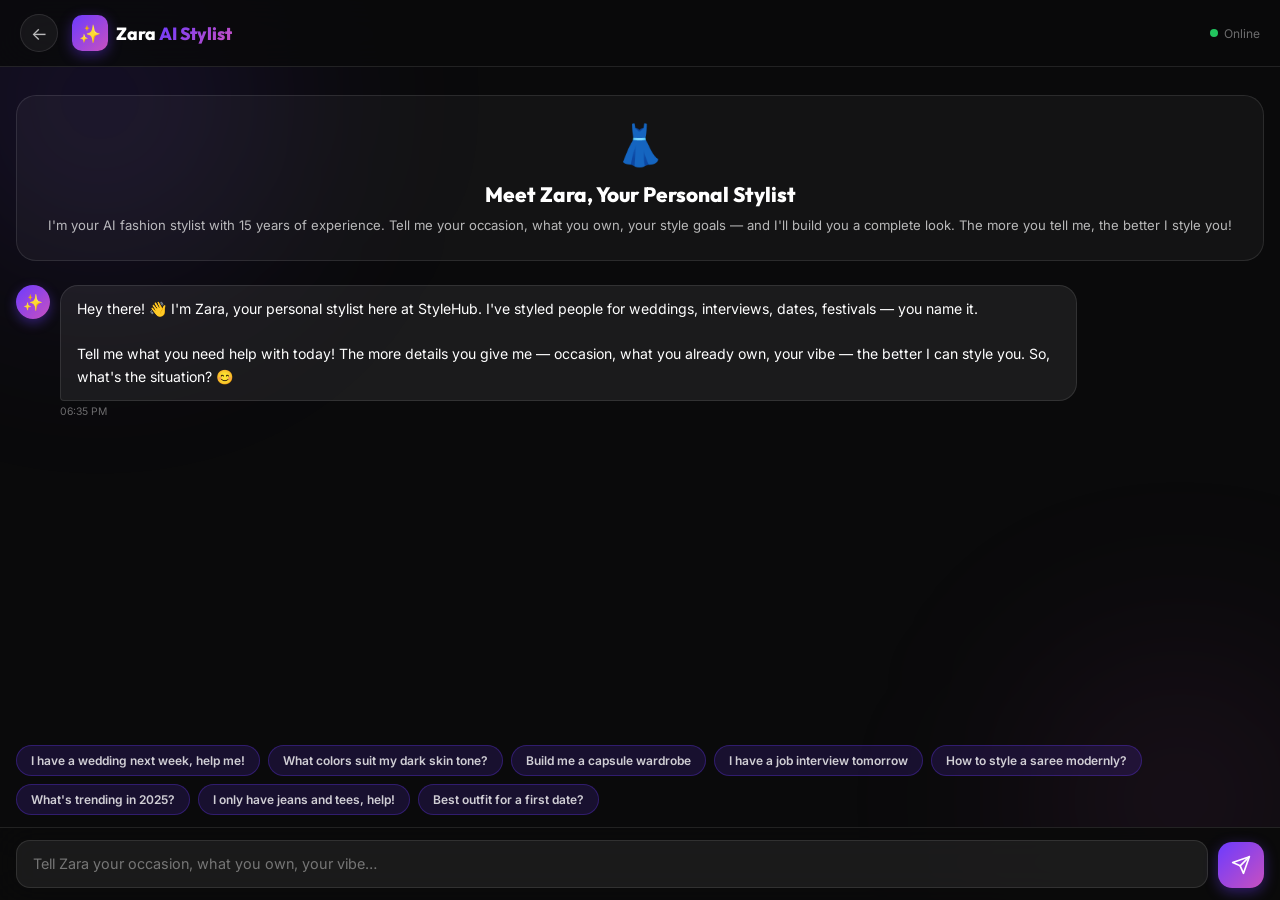
<file: advisor.html>
<!DOCTYPE html>
<html lang="en">
<head>
  <meta charset="UTF-8"/>
  <meta name="viewport" content="width=device-width, initial-scale=1.0"/>
  <title>AI Style Advisor — StyleHub</title>
  <link rel="preconnect" href="https://fonts.googleapis.com"/>
  <link href="https://fonts.googleapis.com/css2?family=Outfit:wght@400;600;700;800&family=Inter:wght@300;400;500;600&display=swap" rel="stylesheet"/>
  <style>
    *,*::before,*::after{box-sizing:border-box;margin:0;padding:0}
    :root{
      --primary:#6C3BFF;--accent:#C850C0;
      --grad:linear-gradient(135deg,#6C3BFF,#C850C0);
      --bg:#0a0a0b;--surface:rgba(255,255,255,0.05);
      --border:rgba(255,255,255,0.1);
      --text:#fff;--text2:rgba(255,255,255,0.7);--text3:rgba(255,255,255,0.4);
      --radius:16px;--font-head:'Outfit',sans-serif;--font-body:'Inter',sans-serif;
    }
    html,body{height:100%;font-family:var(--font-body);background:var(--bg);color:var(--text);}

    /* ── Background orbs ── */
    .bg-orb{position:fixed;border-radius:50%;filter:blur(100px);pointer-events:none;z-index:0;}
    .bg-orb-1{width:500px;height:500px;background:radial-gradient(circle,rgba(108,59,255,0.2),transparent 70%);top:-150px;left:-150px;}
    .bg-orb-2{width:400px;height:400px;background:radial-gradient(circle,rgba(200,80,192,0.15),transparent 70%);bottom:-100px;right:-100px;}

    /* ── Header ── */
    .adv-header{
      position:sticky;top:0;z-index:100;
      display:flex;align-items:center;gap:14px;
      padding:14px 20px;
      background:rgba(10,10,11,0.85);
      backdrop-filter:blur(20px);
      border-bottom:1px solid var(--border);
    }
    .adv-back{
      display:flex;align-items:center;justify-content:center;
      width:38px;height:38px;border-radius:50%;
      background:var(--surface);border:1px solid var(--border);
      color:var(--text2);font-size:1.1rem;cursor:pointer;
      text-decoration:none;transition:background 0.2s;
    }
    .adv-back:hover{background:rgba(108,59,255,0.2);}
    .adv-logo{display:flex;align-items:center;gap:8px;}
    .adv-logo-icon{
      width:36px;height:36px;border-radius:10px;
      background:var(--grad);display:flex;align-items:center;justify-content:center;
      font-size:1.1rem;box-shadow:0 4px 14px rgba(108,59,255,0.4);
    }
    .adv-logo-text{font-family:var(--font-head);font-size:1.1rem;font-weight:800;}
    .adv-logo-text span{background:var(--grad);-webkit-background-clip:text;-webkit-text-fill-color:transparent;background-clip:text;}
    .adv-status{margin-left:auto;display:flex;align-items:center;gap:6px;font-size:0.75rem;color:var(--text3);}
    .adv-dot{width:8px;height:8px;border-radius:50%;background:#22c55e;animation:pulse 2s infinite;}
    @keyframes pulse{0%,100%{opacity:1}50%{opacity:0.4}}

    /* ── Chat area ── */
    .adv-body{
      position:relative;z-index:1;
      display:flex;flex-direction:column;
      height:calc(100vh - 67px);
    }
    .chat-messages{
      flex:1;overflow-y:auto;padding:20px 16px;
      display:flex;flex-direction:column;gap:16px;
      scrollbar-width:thin;scrollbar-color:rgba(108,59,255,0.3) transparent;
    }
    .chat-messages::-webkit-scrollbar{width:4px;}
    .chat-messages::-webkit-scrollbar-thumb{background:rgba(108,59,255,0.3);border-radius:2px;}

    /* ── Messages ── */
    .msg{display:flex;gap:10px;max-width:85%;animation:msgIn 0.3s cubic-bezier(0.34,1.56,0.64,1);}
    @keyframes msgIn{from{opacity:0;transform:translateY(10px)}to{opacity:1;transform:translateY(0)}}
    .msg.user{align-self:flex-end;flex-direction:row-reverse;}
    .msg.bot{align-self:flex-start;}

    .msg-avatar{
      width:34px;height:34px;border-radius:50%;flex-shrink:0;
      display:flex;align-items:center;justify-content:center;font-size:1rem;
    }
    .msg.bot .msg-avatar{background:var(--grad);box-shadow:0 4px 12px rgba(108,59,255,0.4);}
    .msg.user .msg-avatar{background:rgba(255,255,255,0.1);border:1px solid var(--border);}

    .msg-bubble{
      padding:12px 16px;border-radius:18px;
      font-size:0.88rem;line-height:1.6;
    }
    .msg.bot .msg-bubble{
      background:rgba(255,255,255,0.07);
      border:1px solid var(--border);
      border-bottom-left-radius:4px;
      color:var(--text);
    }
    .msg.user .msg-bubble{
      background:var(--grad);
      border-bottom-right-radius:4px;
      color:#fff;
    }
    .msg-time{font-size:0.65rem;color:var(--text3);margin-top:4px;text-align:right;}
    .msg.bot .msg-time{text-align:left;}

    /* ── Typing indicator ── */
    .typing{display:flex;gap:5px;padding:14px 16px;align-items:center;}
    .typing span{width:7px;height:7px;border-radius:50%;background:rgba(255,255,255,0.4);animation:typingDot 1.2s infinite;}
    .typing span:nth-child(2){animation-delay:0.2s;}
    .typing span:nth-child(3){animation-delay:0.4s;}
    @keyframes typingDot{0%,60%,100%{transform:translateY(0)}30%{transform:translateY(-6px)}}

    /* ── Quick suggestions ── */
    .quick-chips{
      display:flex;flex-wrap:wrap;gap:8px;
      padding:0 16px 12px;
    }
    .quick-chip{
      padding:7px 14px;border-radius:999px;
      font-size:0.75rem;font-weight:600;font-family:var(--font-body);
      background:rgba(108,59,255,0.15);border:1px solid rgba(108,59,255,0.3);
      color:rgba(255,255,255,0.8);cursor:pointer;
      transition:background 0.2s,transform 0.2s;
    }
    .quick-chip:hover{background:rgba(108,59,255,0.35);transform:translateY(-1px);}

    /* ── Input bar ── */
    .chat-input-bar{
      padding:12px 16px;
      background:rgba(10,10,11,0.9);
      backdrop-filter:blur(20px);
      border-top:1px solid var(--border);
      display:flex;gap:10px;align-items:flex-end;
    }
    .chat-input{
      flex:1;background:rgba(255,255,255,0.07);
      border:1.5px solid var(--border);border-radius:14px;
      padding:12px 16px;font-size:0.9rem;font-family:var(--font-body);
      color:#fff;outline:none;resize:none;max-height:120px;min-height:46px;
      transition:border-color 0.2s;line-height:1.5;
    }
    .chat-input::placeholder{color:var(--text3);}
    .chat-input:focus{border-color:var(--primary);}
    .send-btn{
      width:46px;height:46px;border-radius:14px;flex-shrink:0;
      background:var(--grad);border:none;cursor:pointer;
      display:flex;align-items:center;justify-content:center;
      box-shadow:0 4px 14px rgba(108,59,255,0.4);
      transition:transform 0.2s,box-shadow 0.2s;
    }
    .send-btn:hover{transform:scale(1.08);box-shadow:0 6px 20px rgba(108,59,255,0.6);}
    .send-btn svg{width:20px;height:20px;fill:none;stroke:#fff;stroke-width:2;stroke-linecap:round;stroke-linejoin:round;}

    /* ── Welcome card ── */
    .welcome-card{
      background:rgba(255,255,255,0.04);border:1px solid var(--border);
      border-radius:20px;padding:24px;margin:8px 0;text-align:center;
    }
    .welcome-card .wc-icon{font-size:2.5rem;margin-bottom:12px;}
    .welcome-card h2{font-family:var(--font-head);font-size:1.3rem;font-weight:800;margin-bottom:8px;}
    .welcome-card p{font-size:0.82rem;color:var(--text2);line-height:1.6;}
  </style>
</head>
<body>
  <div class="bg-orb bg-orb-1"></div>
  <div class="bg-orb bg-orb-2"></div>

  <header class="adv-header">
    <a href="index.html" class="adv-back">←</a>
    <div class="adv-logo">
      <div class="adv-logo-icon">✨</div>
      <div class="adv-logo-text">Zara <span>AI Stylist</span></div>
    </div>
    <div class="adv-status">
      <div class="adv-dot"></div>
      Online
    </div>
  </header>

  <div class="adv-body">
    <div class="chat-messages" id="chat-messages">
      <div class="welcome-card">
        <div class="wc-icon">👗</div>
        <h2>Meet Zara, Your Personal Stylist</h2>
        <p>I'm your AI fashion stylist with 15 years of experience. Tell me your occasion, what you own, your style goals — and I'll build you a complete look. The more you tell me, the better I style you!</p>
      </div>
    </div>

    <div class="quick-chips" id="quick-chips">
      <button class="quick-chip" onclick="sendQuick(this)">I have a wedding next week, help me!</button>
      <button class="quick-chip" onclick="sendQuick(this)">What colors suit my dark skin tone?</button>
      <button class="quick-chip" onclick="sendQuick(this)">Build me a capsule wardrobe</button>
      <button class="quick-chip" onclick="sendQuick(this)">I have a job interview tomorrow</button>
      <button class="quick-chip" onclick="sendQuick(this)">How to style a saree modernly?</button>
      <button class="quick-chip" onclick="sendQuick(this)">What's trending in 2025?</button>
      <button class="quick-chip" onclick="sendQuick(this)">I only have jeans and tees, help!</button>
      <button class="quick-chip" onclick="sendQuick(this)">Best outfit for a first date?</button>
    </div>

    <div class="chat-input-bar">
      <textarea class="chat-input" id="chat-input" placeholder="Tell Zara your occasion, what you own, your vibe…" rows="1"></textarea>
      <button class="send-btn" onclick="sendMessage()" id="send-btn">
        <svg viewBox="0 0 24 24"><line x1="22" y1="2" x2="11" y2="13"/><polygon points="22 2 15 22 11 13 2 9 22 2"/></svg>
      </button>
    </div>
  </div>

  <script>
    // ── GROQ API KEY ──
    const API_KEY = 'YOUR_GROQ_API_KEY_HERE';
    const API_URL = 'https://api.groq.com/openai/v1/chat/completions';

    const input = document.getElementById('chat-input');
    const messagesEl = document.getElementById('chat-messages');

    const history = [
      {
        role: 'system',
        content: `You are Zara, a world-class personal fashion stylist and style advisor for StyleHub app. You have 15 years of experience styling celebrities, working with top fashion houses, and helping everyday people look their best.

Your personality:
- Warm, friendly, and encouraging — like a best friend who happens to be a fashion expert
- You speak naturally and conversationally, not like a robot
- You ask follow-up questions to give more personalized advice
- You remember context from earlier in the conversation
- You give specific, detailed, actionable advice — not generic tips
- You are honest — if something won't work, you say so kindly
- You use emojis naturally but not excessively

Your expertise covers:
- Complete outfit building from scratch
- Color theory and what works for different skin tones
- Dressing for every occasion (weddings, interviews, dates, parties, casual, office, festivals)
- Indian ethnic wear (sarees, lehengas, kurtas, sherwanis, anarkalis, dupattas)
- Western wear, streetwear, smart casual, formal, resort wear
- Body type styling and what flatters different shapes
- Seasonal and current fashion trends (2025-2026)
- Fabric knowledge (linen, cotton, silk, chiffon, velvet, denim, etc.)
- Accessory pairing (jewelry, bags, shoes, watches, scarves)
- Budget-friendly styling tips
- Capsule wardrobe building
- Color combinations and palette matching
- What NOT to wear for specific occasions

How you respond:
- For outfit questions: give a complete head-to-toe look with specific pieces, colors, and why it works
- For color questions: explain the color theory behind it, not just list colors
- For occasion dressing: consider the venue, time of day, dress code, and cultural context
- For skin tone questions: give specific color recommendations with reasoning
- Always end with a follow-up question or offer to refine the advice further
- If someone describes what they own, work with those pieces
- Give 2-3 options when possible so the person can choose

IMPORTANT: Only answer fashion, style, clothing, and appearance-related questions. If asked about anything else, say: "I'm Zara, your style advisor — I can only help with fashion and styling! What outfit can I help you with today? 👗"

Never make up specific prices. Be culturally sensitive especially with Indian fashion. Always be body-positive and inclusive.`
      }
    ];

    input.addEventListener('input', () => {
      input.style.height = 'auto';
      input.style.height = Math.min(input.scrollHeight, 120) + 'px';
    });
    input.addEventListener('keydown', e => {
      if (e.key === 'Enter' && !e.shiftKey) { e.preventDefault(); sendMessage(); }
    });

    function sendQuick(btn) {
      input.value = btn.textContent;
      document.getElementById('quick-chips').style.display = 'none';
      sendMessage();
    }

    async function sendMessage() {
      const text = input.value.trim();
      if (!text) return;
      appendMsg('user', text);
      input.value = '';
      input.style.height = 'auto';
      history.push({ role: 'user', content: text });
      showTyping();

      try {
        const res = await fetch(API_URL, {
          method: 'POST',
          headers: {
            'Content-Type': 'application/json',
            'Authorization': `Bearer ${API_KEY}`
          },
          body: JSON.stringify({
            model: 'llama-3.3-70b-versatile',
            messages: history,
            temperature: 0.7,
            max_tokens: 1024
          })
        });

        const data = await res.json();
        removeTyping();

        if (data.choices && data.choices[0]) {
          const reply = data.choices[0].message.content;
          history.push({ role: 'assistant', content: reply });
          // Format reply: bold, line breaks, bullet points
          const formatted = reply
            .replace(/\*\*(.*?)\*\*/g, '<strong>$1</strong>')
            .replace(/\*(.*?)\*/g, '<em>$1</em>')
            .replace(/^[-•] (.+)/gm, '<span style="display:block;padding-left:8px;margin:2px 0">• $1</span>')
            .replace(/\n/g, '<br>');
          appendMsg('bot', formatted);
        } else {
          appendMsg('bot', 'Sorry, I could not get a response. Please try again.');
        }
      } catch (err) {
        removeTyping();
        appendMsg('bot', 'Connection error. Please check your internet and try again.');
      }
    }

    function appendMsg(role, text) {
      const now = new Date().toLocaleTimeString([], { hour: '2-digit', minute: '2-digit' });
      const div = document.createElement('div');
      div.className = `msg ${role}`;
      div.innerHTML = `
        <div class="msg-avatar">${role === 'bot' ? '✨' : '👤'}</div>
        <div>
          <div class="msg-bubble">${text}</div>
          <div class="msg-time">${now}</div>
        </div>`;
      messagesEl.appendChild(div);
      messagesEl.scrollTop = messagesEl.scrollHeight;
    }

    function showTyping() {
      const div = document.createElement('div');
      div.className = 'msg bot'; div.id = 'typing-msg';
      div.innerHTML = `<div class="msg-avatar">✨</div><div class="msg-bubble"><div class="typing"><span></span><span></span><span></span></div></div>`;
      messagesEl.appendChild(div);
      messagesEl.scrollTop = messagesEl.scrollHeight;
    }

    function removeTyping() {
      const t = document.getElementById('typing-msg');
      if (t) t.remove();
    }

    window.addEventListener('load', () => {
      const user = JSON.parse(localStorage.getItem('sh_user') || 'null');
      const name = user ? user.name : 'there';
      setTimeout(() => {
        const welcome = `Hey ${name}! 👋 I'm Zara, your personal stylist here at StyleHub. I've styled people for weddings, interviews, dates, festivals — you name it.<br><br>Tell me what you need help with today! The more details you give me — occasion, what you already own, your vibe — the better I can style you. So, what's the situation? 😊`;
        appendMsg('bot', welcome);
        history.push({ role: 'assistant', content: `Hey ${name}! I'm Zara, your personal stylist here at StyleHub. I've styled people for weddings, interviews, dates, festivals — you name it. Tell me what you need help with today! The more details you give me — occasion, what you already own, your vibe — the better I can style you. So, what's the situation?` });
      }, 400);
    });
  </script>
</body>
</html>
</file>
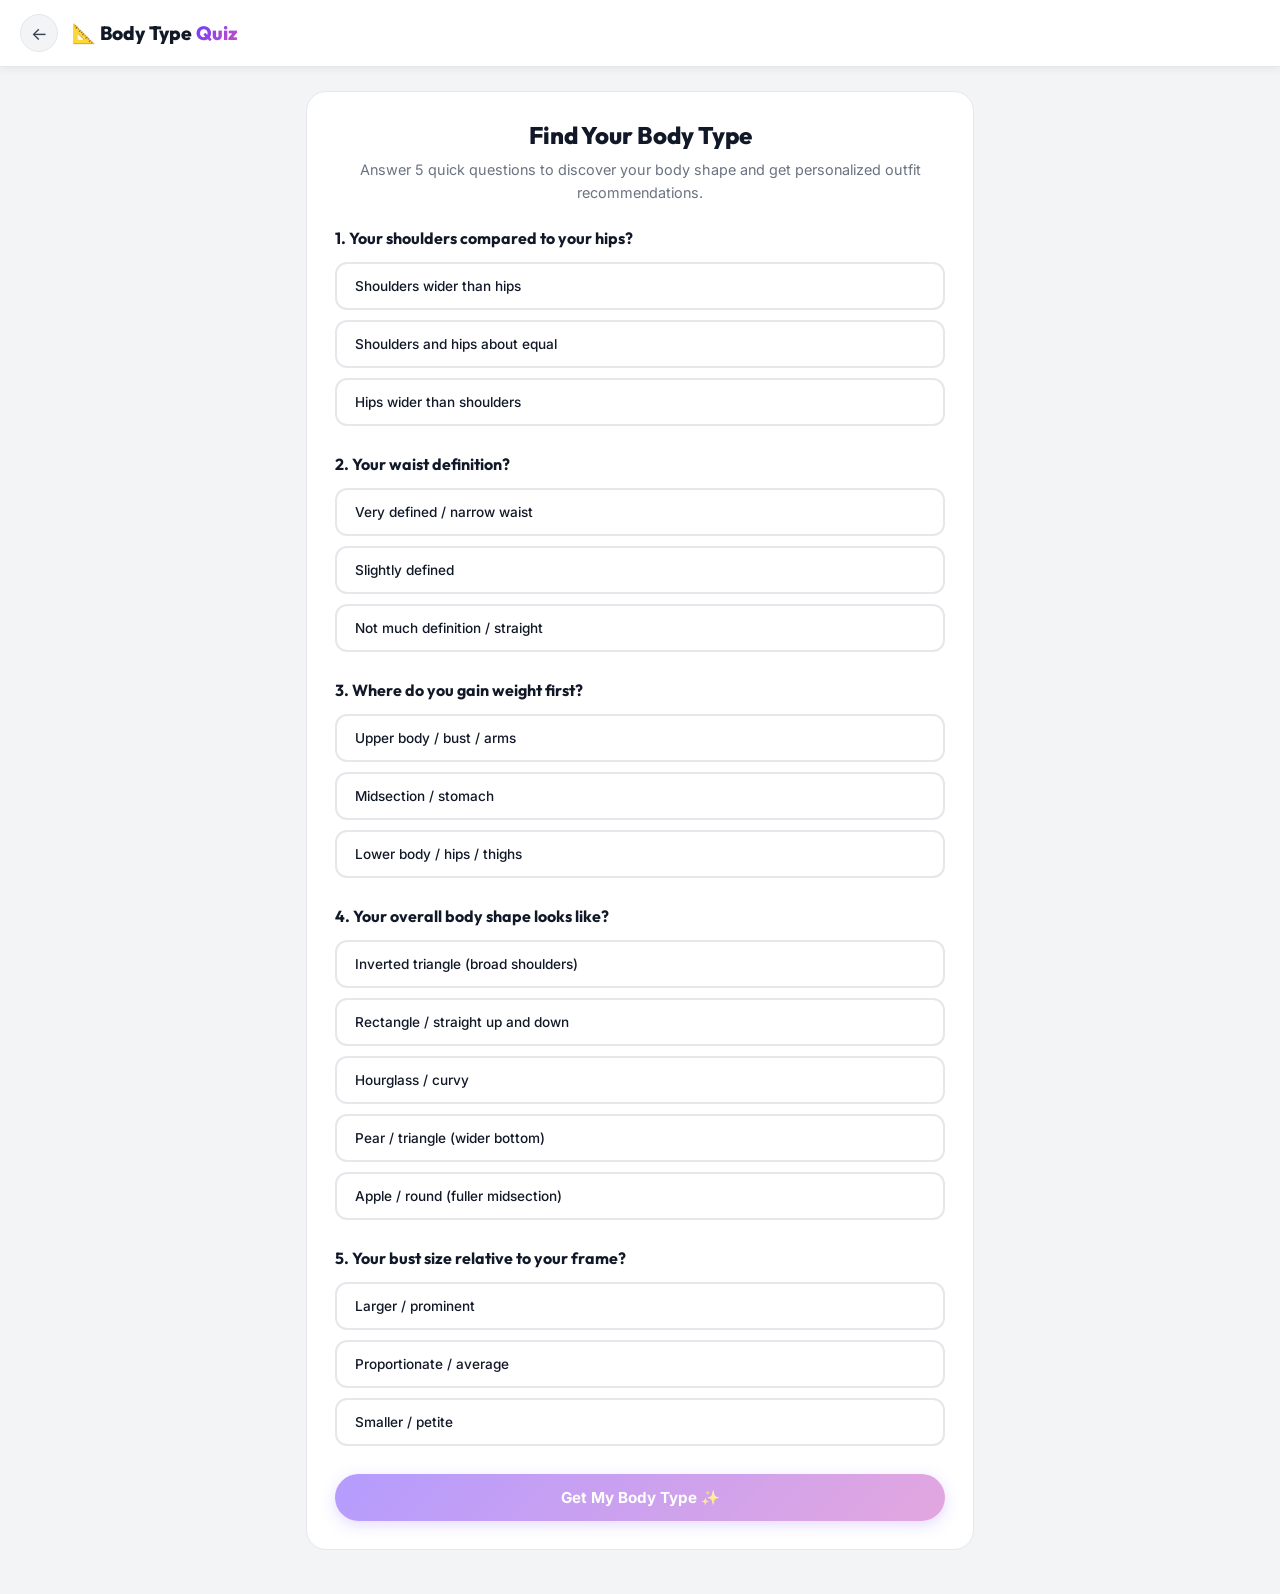
<file: body-quiz.html>
<!DOCTYPE html>
<html lang="en">

<head>
  <meta charset="UTF-8" />
  <meta name="viewport" content="width=device-width, initial-scale=1.0" />
  <title>Body Type Quiz — StyleHub</title>
  <link rel="preconnect" href="https://fonts.googleapis.com" />
  <link
    href="https://fonts.googleapis.com/css2?family=Outfit:wght@400;600;700;800&family=Inter:wght@300;400;500;600&display=swap"
    rel="stylesheet" />
  <style>
    *,
    *::before,
    *::after {
      box-sizing: border-box;
      margin: 0;
      padding: 0
    }

    :root {
      --primary: #6C3BFF;
      --grad: linear-gradient(135deg, #6C3BFF, #C850C0);
      --bg: #f3f4f6;
      --surface: #fff;
      --border: #e5e7eb;
      --text: #111827;
      --text2: #374151;
      --text3: #6b7280;
      --radius: 16px;
      --font-head: 'Outfit', sans-serif;
      --font-body: 'Inter', sans-serif;
    }

    body {
      font-family: var(--font-body);
      background: var(--bg);
      color: var(--text);
      min-height: 100vh;
    }

    .page-header {
      background: var(--surface);
      border-bottom: 1px solid var(--border);
      padding: 14px 20px;
      display: flex;
      align-items: center;
      gap: 14px;
      position: sticky;
      top: 0;
      z-index: 100;
      box-shadow: 0 2px 8px rgba(0, 0, 0, .06);
    }

    .back-btn {
      width: 38px;
      height: 38px;
      border-radius: 50%;
      background: var(--bg);
      border: 1px solid var(--border);
      display: flex;
      align-items: center;
      justify-content: center;
      text-decoration: none;
      color: var(--text2);
      font-size: 1.1rem;
    }

    .page-title {
      font-family: var(--font-head);
      font-size: 1.2rem;
      font-weight: 800;
    }

    .page-title span {
      background: var(--grad);
      -webkit-background-clip: text;
      -webkit-text-fill-color: transparent;
      background-clip: text;
    }

    .container {
      max-width: 700px;
      margin: 0 auto;
      padding: 24px 16px;
    }

    .card {
      background: var(--surface);
      border: 1px solid var(--border);
      border-radius: 20px;
      padding: 28px;
      margin-bottom: 20px;
    }

    .quiz-intro {
      text-align: center;
      margin-bottom: 24px;
    }

    .quiz-intro h2 {
      font-family: var(--font-head);
      font-size: 1.5rem;
      font-weight: 800;
      margin-bottom: 8px;
    }

    .quiz-intro p {
      font-size: .9rem;
      color: var(--text3);
      line-height: 1.6;
    }

    .question {
      margin-bottom: 28px;
    }

    .question h3 {
      font-family: var(--font-head);
      font-size: 1rem;
      font-weight: 700;
      margin-bottom: 14px;
      color: var(--text);
    }

    .options {
      display: flex;
      flex-direction: column;
      gap: 10px;
    }

    .option {
      padding: 14px 18px;
      border: 2px solid var(--border);
      border-radius: 12px;
      background: var(--surface);
      cursor: pointer;
      font-size: .85rem;
      font-weight: 500;
      transition: all .2s;
    }

    .option:hover {
      border-color: var(--primary);
      background: #f0ebff;
    }

    .option.selected {
      border-color: var(--primary);
      background: #f0ebff;
      box-shadow: 0 0 0 3px rgba(108, 59, 255, .15);
    }

    .submit-btn {
      width: 100%;
      padding: 14px;
      border-radius: 999px;
      background: var(--grad);
      color: #fff;
      font-size: .95rem;
      font-weight: 700;
      font-family: var(--font-body);
      cursor: pointer;
      box-shadow: 0 4px 14px rgba(108, 59, 255, .35);
      border: none;
      transition: all .2s;
    }

    .submit-btn:hover {
      transform: translateY(-1px);
      box-shadow: 0 6px 20px rgba(108, 59, 255, .5);
    }

    .submit-btn:disabled {
      opacity: .5;
      cursor: not-allowed;
    }

    /* Result */
    .result {
      text-align: center;
    }

    .result-icon {
      font-size: 4rem;
      margin-bottom: 12px;
    }

    .result h2 {
      font-family: var(--font-head);
      font-size: 1.8rem;
      font-weight: 800;
      margin-bottom: 8px;
    }

    .result-type {
      display: inline-block;
      padding: 6px 18px;
      border-radius: 999px;
      background: var(--grad);
      color: #fff;
      font-size: .85rem;
      font-weight: 700;
      margin-bottom: 16px;
    }

    .result p {
      font-size: .88rem;
      color: var(--text2);
      line-height: 1.7;
      margin-bottom: 12px;
    }

    .result h4 {
      font-family: var(--font-head);
      font-size: 1rem;
      font-weight: 700;
      margin: 20px 0 10px;
      color: var(--text);
    }

    .result ul {
      list-style: none;
      padding: 0;
    }

    .result li {
      padding: 8px 0;
      font-size: .85rem;
      color: var(--text2);
      border-bottom: 1px solid var(--border);
    }

    .result li:last-child {
      border: none;
    }

    .retake-btn {
      margin-top: 20px;
      padding: 10px 24px;
      border-radius: 999px;
      background: var(--bg);
      border: 1.5px solid var(--border);
      font-size: .82rem;
      font-weight: 600;
      font-family: var(--font-body);
      color: var(--text2);
      cursor: pointer;
    }

    .retake-btn:hover {
      border-color: var(--primary);
      color: var(--primary);
    }
  </style>
</head>

<body>
  <header class="page-header">
    <a href="index.html" class="back-btn">←</a>
    <div class="page-title">📐 Body Type <span>Quiz</span></div>
  </header>
  <div class="container">
    <div class="card" id="quiz-card">
      <div class="quiz-intro">
        <h2>Find Your Body Type</h2>
        <p>Answer 5 quick questions to discover your body shape and get personalized outfit recommendations.</p>
      </div>
      <div class="question">
        <h3>1. Your shoulders compared to your hips?</h3>
        <div class="options">
          <div class="option" onclick="select(0,0,this)">Shoulders wider than hips</div>
          <div class="option" onclick="select(0,1,this)">Shoulders and hips about equal</div>
          <div class="option" onclick="select(0,2,this)">Hips wider than shoulders</div>
        </div>
      </div>
      <div class="question">
        <h3>2. Your waist definition?</h3>
        <div class="options">
          <div class="option" onclick="select(1,0,this)">Very defined / narrow waist</div>
          <div class="option" onclick="select(1,1,this)">Slightly defined</div>
          <div class="option" onclick="select(1,2,this)">Not much definition / straight</div>
        </div>
      </div>
      <div class="question">
        <h3>3. Where do you gain weight first?</h3>
        <div class="options">
          <div class="option" onclick="select(2,0,this)">Upper body / bust / arms</div>
          <div class="option" onclick="select(2,1,this)">Midsection / stomach</div>
          <div class="option" onclick="select(2,2,this)">Lower body / hips / thighs</div>
        </div>
      </div>
      <div class="question">
        <h3>4. Your overall body shape looks like?</h3>
        <div class="options">
          <div class="option" onclick="select(3,0,this)">Inverted triangle (broad shoulders)</div>
          <div class="option" onclick="select(3,1,this)">Rectangle / straight up and down</div>
          <div class="option" onclick="select(3,2,this)">Hourglass / curvy</div>
          <div class="option" onclick="select(3,3,this)">Pear / triangle (wider bottom)</div>
          <div class="option" onclick="select(3,4,this)">Apple / round (fuller midsection)</div>
        </div>
      </div>
      <div class="question">
        <h3>5. Your bust size relative to your frame?</h3>
        <div class="options">
          <div class="option" onclick="select(4,0,this)">Larger / prominent</div>
          <div class="option" onclick="select(4,1,this)">Proportionate / average</div>
          <div class="option" onclick="select(4,2,this)">Smaller / petite</div>
        </div>
      </div>
      <button class="submit-btn" id="submit-btn" onclick="calculate()" disabled>Get My Body Type ✨</button>
    </div>
    <div class="card" id="result-card" style="display:none"></div>
  </div>
  <script>
    const answers = [-1, -1, -1, -1, -1];
    function select(q, a, el) {
      answers[q] = a;
      el.parentElement.querySelectorAll('.option').forEach(o => o.classList.remove('selected'));
      el.classList.add('selected');
      document.getElementById('submit-btn').disabled = answers.includes(-1);
    }
    function calculate() {
      let type, icon, desc, dos, donts;
      const [a0, a1, a2, a3, a4] = answers;
      // Hourglass
      if (a1 === 0 && a3 === 2) { type = 'Hourglass ⌛'; icon = '⌛'; desc = 'You have a defined waist with balanced shoulders and hips. Your curves are your strength.'; dos = ['Wrap dresses', 'Belted styles', 'Fitted tops', 'High-waisted bottoms', 'V-necks']; donts = ['Shapeless/boxy clothes', 'Oversized everything', 'Low-rise bottoms']; }
      // Pear
      else if (a0 === 2 || a2 === 2 || a3 === 3) { type = 'Pear 🍐'; icon = '🍐'; desc = 'Your hips are wider than your shoulders. Balance your silhouette by adding volume on top.'; dos = ['A-line skirts', 'Wide-leg trousers', 'Structured shoulders', 'Bright tops', 'Dark bottoms']; donts = ['Skinny jeans with tight tops', 'Hip pockets', 'Tapered trousers']; }
      // Apple
      else if (a2 === 1 || a3 === 4) { type = 'Apple 🍎'; icon = '🍎'; desc = 'You carry weight around your midsection. Elongate your torso and draw attention up or down.'; dos = ['Empire waist', 'V-necks', 'Flowy tops', 'Straight-leg trousers', 'Structured jackets']; donts = ['Tight belts at waist', 'Clingy fabrics', 'Crop tops']; }
      // Inverted Triangle
      else if (a0 === 0 || a3 === 0) { type = 'Inverted Triangle 🔺'; icon = '🔺'; desc = 'Your shoulders are broader than your hips. Balance by adding volume to your lower half.'; dos = ['A-line skirts', 'Wide-leg trousers', 'Bright bottoms', 'V-necks', 'Minimal shoulder details']; donts = ['Shoulder pads', 'Boat necks', 'Skinny jeans with fitted tops']; }
      // Rectangle
      else { type = 'Rectangle 📏'; icon = '📏'; desc = 'Your shoulders, waist, and hips are about the same width. Create curves with strategic styling.'; dos = ['Belted styles', 'Peplum tops', 'Ruffles', 'Layering', 'Prints and textures']; donts = ['Straight shapeless cuts', 'Boxy oversized everything']; }

      document.getElementById('result-card').innerHTML = `<div class="result"><div class="result-icon">${icon}</div><h2>Your Body Type</h2><div class="result-type">${type}</div><p>${desc}</p><h4>✅ Best Styles for You</h4><ul>${dos.map(d => `<li>✓ ${d}</li>`).join('')}</ul><h4>❌ Avoid These</h4><ul>${donts.map(d => `<li>✗ ${d}</li>`).join('')}</ul><button class="retake-btn" onclick="location.reload()">Retake Quiz</button></div>`;
      document.getElementById('result-card').style.display = 'block';
      document.getElementById('quiz-card').style.display = 'none';
      localStorage.setItem('sh_bodytype', type);
    }
  </script>
</body>

</html>
</file>
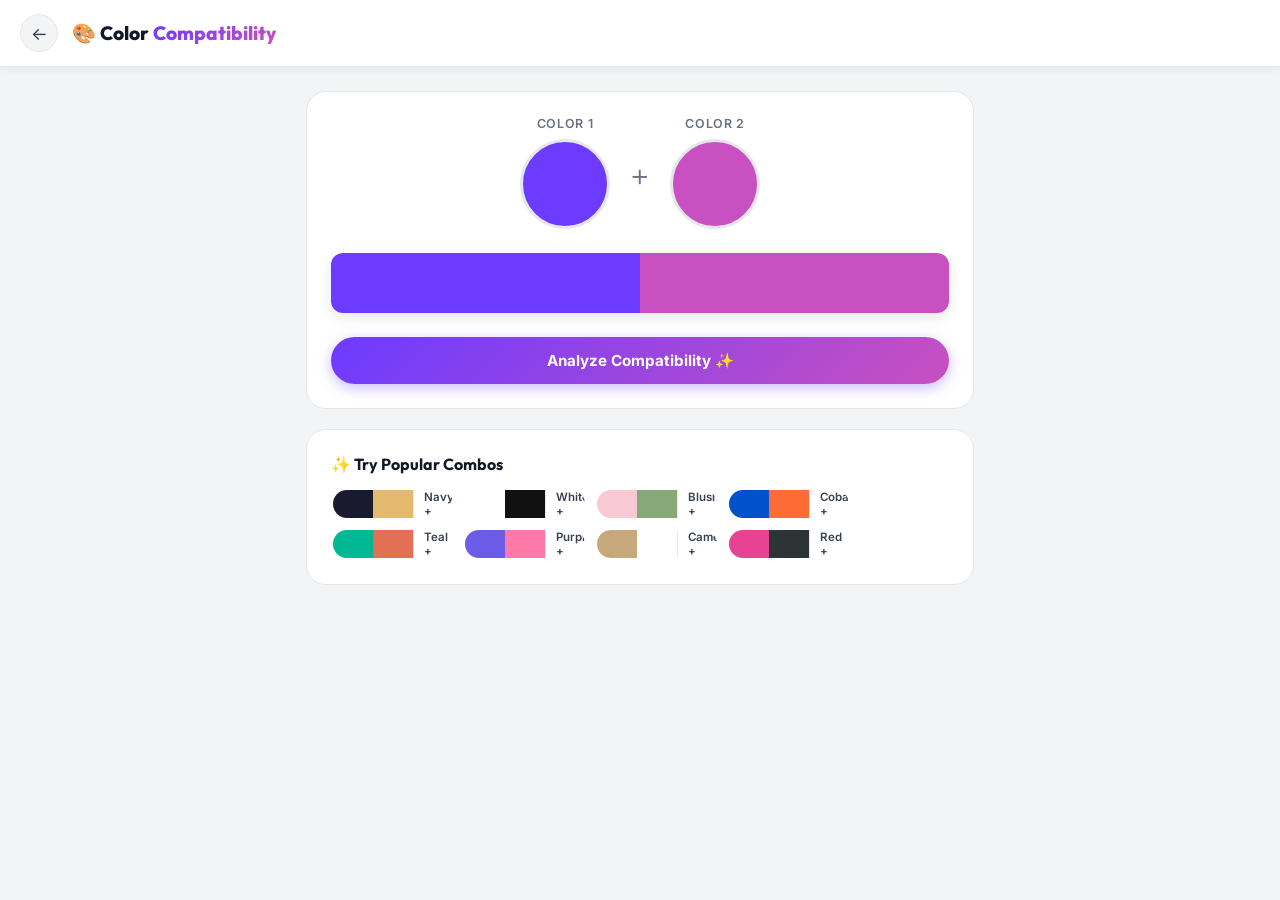
<file: color-picker.html>
<!DOCTYPE html>
<html lang="en">
<head>
  <meta charset="UTF-8"/>
  <meta name="viewport" content="width=device-width, initial-scale=1.0"/>
  <title>Color Picker — StyleHub</title>
  <link rel="preconnect" href="https://fonts.googleapis.com"/>
  <link href="https://fonts.googleapis.com/css2?family=Outfit:wght@400;600;700;800&family=Inter:wght@300;400;500;600&display=swap" rel="stylesheet"/>
  <style>
    *,*::before,*::after{box-sizing:border-box;margin:0;padding:0}
    :root{--primary:#6C3BFF;--grad:linear-gradient(135deg,#6C3BFF,#C850C0);--bg:#f3f4f6;--surface:#fff;--border:#e5e7eb;--text:#111827;--text2:#374151;--text3:#6b7280;--radius:16px;--font-head:'Outfit',sans-serif;--font-body:'Inter',sans-serif;}
    body{font-family:var(--font-body);background:var(--bg);color:var(--text);min-height:100vh;}
    .page-header{background:var(--surface);border-bottom:1px solid var(--border);padding:14px 20px;display:flex;align-items:center;gap:14px;position:sticky;top:0;z-index:100;box-shadow:0 2px 8px rgba(0,0,0,.06);}
    .back-btn{width:38px;height:38px;border-radius:50%;background:var(--bg);border:1px solid var(--border);display:flex;align-items:center;justify-content:center;text-decoration:none;color:var(--text2);font-size:1.1rem;}
    .page-title{font-family:var(--font-head);font-size:1.2rem;font-weight:800;}
    .page-title span{background:var(--grad);-webkit-background-clip:text;-webkit-text-fill-color:transparent;background-clip:text;}
    .container{max-width:700px;margin:0 auto;padding:24px 16px;}
    .card{background:var(--surface);border:1px solid var(--border);border-radius:20px;padding:24px;margin-bottom:20px;}
    .pickers{display:flex;gap:20px;align-items:center;justify-content:center;flex-wrap:wrap;margin-bottom:20px;}
    .picker-wrap{text-align:center;}
    .picker-wrap label{display:block;font-size:.78rem;font-weight:600;color:var(--text3);text-transform:uppercase;letter-spacing:.05em;margin-bottom:8px;}
    input[type=color]{width:90px;height:90px;border:none;border-radius:50%;cursor:pointer;padding:0;background:none;-webkit-appearance:none;}
    input[type=color]::-webkit-color-swatch-wrapper{padding:0;border-radius:50%;}
    input[type=color]::-webkit-color-swatch{border:3px solid var(--border);border-radius:50%;box-shadow:0 4px 14px rgba(0,0,0,.15);}
    .plus{font-size:2rem;color:var(--text3);font-weight:300;}
    .preview-bar{height:60px;border-radius:12px;display:flex;overflow:hidden;margin-bottom:16px;box-shadow:0 4px 14px rgba(0,0,0,.1);}
    .preview-half{flex:1;transition:background .3s;}
    /* Score ring */
    .score-ring-wrap{display:flex;flex-direction:column;align-items:center;margin:16px 0;}
    .score-ring{position:relative;width:120px;height:120px;}
    .score-ring svg{transform:rotate(-90deg);}
    .score-ring-num{position:absolute;inset:0;display:flex;align-items:center;justify-content:center;font-family:var(--font-head);font-size:2rem;font-weight:800;}
    .score-ring-label{font-family:var(--font-head);font-size:1.1rem;font-weight:700;margin-top:8px;}
    .result-grid{display:grid;grid-template-columns:1fr 1fr;gap:12px;margin-top:16px;}
    .result-item{background:var(--bg);border-radius:12px;padding:14px;}
    .result-item h4{font-size:.75rem;font-weight:700;color:var(--text3);text-transform:uppercase;letter-spacing:.05em;margin-bottom:4px;}
    .result-item p{font-size:.85rem;font-weight:600;color:var(--text);}
    .presets{display:flex;flex-wrap:wrap;gap:8px;}
    .preset{display:flex;gap:0;border-radius:999px;overflow:hidden;cursor:pointer;border:2px solid transparent;transition:border-color .2s;height:32px;}
    .preset:hover{border-color:var(--primary);}
    .preset span{width:40px;height:100%;display:block;}
    .preset-label{font-size:.72rem;font-weight:600;color:var(--text2);padding:0 10px;display:flex;align-items:center;background:var(--surface);border-left:1px solid var(--border);}
    .analyze-btn{width:100%;padding:14px;border-radius:999px;background:var(--grad);color:#fff;font-size:.95rem;font-weight:700;font-family:var(--font-body);cursor:pointer;box-shadow:0 4px 14px rgba(108,59,255,.35);border:none;margin-top:8px;transition:all .2s;}
    .analyze-btn:hover{transform:translateY(-1px);box-shadow:0 6px 20px rgba(108,59,255,.5);}
  </style>
</head>
<body>
  <header class="page-header">
    <a href="index.html" class="back-btn">←</a>
    <div class="page-title">🎨 Color <span>Compatibility</span></div>
  </header>
  <div class="container">
    <div class="card">
      <div class="pickers">
        <div class="picker-wrap"><label>Color 1</label><input type="color" id="c1" value="#6C3BFF" oninput="updatePreview()"/></div>
        <div class="plus">+</div>
        <div class="picker-wrap"><label>Color 2</label><input type="color" id="c2" value="#C850C0" oninput="updatePreview()"/></div>
      </div>
      <div class="preview-bar"><div class="preview-half" id="ph1"></div><div class="preview-half" id="ph2"></div></div>
      <button class="analyze-btn" onclick="analyze()">Analyze Compatibility ✨</button>
    </div>

    <div class="card" id="result-card" style="display:none">
      <div class="score-ring-wrap">
        <div class="score-ring">
          <svg width="120" height="120" viewBox="0 0 120 120">
            <circle cx="60" cy="60" r="50" fill="none" stroke="#e5e7eb" stroke-width="10"/>
            <circle cx="60" cy="60" r="50" fill="none" stroke="url(#rg)" stroke-width="10" stroke-linecap="round" id="ring-arc" stroke-dasharray="314" stroke-dashoffset="314"/>
            <defs><linearGradient id="rg" x1="0%" y1="0%" x2="100%" y2="0%"><stop offset="0%" stop-color="#6C3BFF"/><stop offset="100%" stop-color="#C850C0"/></linearGradient></defs>
          </svg>
          <div class="score-ring-num" id="ring-num">0</div>
        </div>
        <div class="score-ring-label" id="ring-label"></div>
      </div>
      <div class="result-grid">
        <div class="result-item"><h4>Harmony Type</h4><p id="res-harmony">—</p></div>
        <div class="result-item"><h4>Best Occasion</h4><p id="res-occasion">—</p></div>
        <div class="result-item"><h4>Style Vibe</h4><p id="res-vibe">—</p></div>
        <div class="result-item"><h4>Tip</h4><p id="res-tip">—</p></div>
      </div>
    </div>

    <div class="card">
      <h3 style="font-family:var(--font-head);font-size:1rem;font-weight:700;margin-bottom:14px;">✨ Try Popular Combos</h3>
      <div class="presets" id="presets"></div>
    </div>
  </div>

  <script>
    const PRESETS=[
      {name:'Navy + Gold',c1:'#1a1a2e',c2:'#e2b96f'},
      {name:'White + Black',c1:'#ffffff',c2:'#111111'},
      {name:'Blush + Sage',c1:'#f8c8d4',c2:'#87a878'},
      {name:'Cobalt + Orange',c1:'#0052cc',c2:'#ff6b35'},
      {name:'Teal + Terracotta',c1:'#00b894',c2:'#e17055'},
      {name:'Purple + Pink',c1:'#6c5ce7',c2:'#fd79a8'},
      {name:'Camel + White',c1:'#c8a97e',c2:'#ffffff'},
      {name:'Red + Black',c1:'#e84393',c2:'#2d3436'},
    ];

    function updatePreview(){
      document.getElementById('ph1').style.background=document.getElementById('c1').value;
      document.getElementById('ph2').style.background=document.getElementById('c2').value;
    }
    updatePreview();

    // Render presets
    const pEl=document.getElementById('presets');
    PRESETS.forEach(p=>{
      const div=document.createElement('div');
      div.className='preset';
      div.innerHTML=`<span style="background:${p.c1}"></span><span style="background:${p.c2}"></span><span class="preset-label">${p.name}</span>`;
      div.onclick=()=>{document.getElementById('c1').value=p.c1;document.getElementById('c2').value=p.c2;updatePreview();analyze();};
      pEl.appendChild(div);
    });

    function hexToHsl(hex){
      let r=parseInt(hex.slice(1,3),16)/255,g=parseInt(hex.slice(3,5),16)/255,b=parseInt(hex.slice(5,7),16)/255;
      const max=Math.max(r,g,b),min=Math.min(r,g,b);let h,s,l=(max+min)/2;
      if(max===min){h=s=0;}else{const d=max-min;s=l>0.5?d/(2-max-min):d/(max+min);switch(max){case r:h=(g-b)/d+(g<b?6:0);break;case g:h=(b-r)/d+2;break;case b:h=(r-g)/d+4;break;}h/=6;}
      return[h*360,s*100,l*100];
    }

    function analyze(){
      const c1=document.getElementById('c1').value,c2=document.getElementById('c2').value;
      const [h1,s1,l1]=hexToHsl(c1),[h2,s2,l2]=hexToHsl(c2);
      let hDiff=Math.abs(h1-h2);if(hDiff>180)hDiff=360-hDiff;
      const lDiff=Math.abs(l1-l2);

      let score,harmony,occasion,vibe,tip;

      // Complementary (opposite ~180°)
      if(hDiff>=150&&hDiff<=210){score=92;harmony='Complementary';occasion='Evening / Party / Statement';vibe='Bold & High Contrast';tip='Use one as dominant (70%) and the other as accent (30%) for best results.';}
      // Analogous (close ~30°)
      else if(hDiff<=40){score=88;harmony='Analogous';occasion='Casual / Everyday / Brunch';vibe='Harmonious & Cohesive';tip='These colors sit next to each other on the wheel — naturally pleasing to the eye.';}
      // Triadic (~120°)
      else if(hDiff>=100&&hDiff<=140){score=80;harmony='Triadic';occasion='Casual / Creative / Street';vibe='Vibrant & Playful';tip='Balance with a neutral (white/black/beige) as the third element.';}
      // Split complementary (~150°)
      else if(hDiff>=130&&hDiff<=150){score=85;harmony='Split Complementary';occasion='Smart Casual / Brunch';vibe='Sophisticated Contrast';tip='Softer than full complementary — great for everyday wear.';}
      // Neutral (low saturation)
      else if(s1<20&&s2<20){score=95;harmony='Neutral Tonal';occasion='Office / Formal / All-Day';vibe='Quiet Luxury';tip='Neutral combinations are timeless and always professional.';}
      // High contrast light/dark
      else if(lDiff>50){score=90;harmony='High Contrast';occasion='Formal / Evening / Office';vibe='Classic & Powerful';tip='High contrast is always impactful — great for making a statement.';}
      else{score=65;harmony='Discordant';occasion='Avoid unless intentional';vibe='Clashing';tip='These colors compete. Add a neutral (white, black, beige) to bridge them.';}

      // Animate ring
      document.getElementById('result-card').style.display='block';
      document.getElementById('result-card').scrollIntoView({behavior:'smooth',block:'nearest'});
      let cur=0;const target=score;
      const interval=setInterval(()=>{
        cur=Math.min(cur+2,target);
        document.getElementById('ring-num').textContent=cur;
        document.getElementById('ring-arc').style.strokeDashoffset=314-(314*cur/100);
        if(cur>=target)clearInterval(interval);
      },16);

      const labels={92:'🔥 Stunning Match',88:'✨ Great Harmony',80:'👍 Works Well',85:'💫 Sophisticated',95:'🤍 Timeless',90:'⚡ Bold Classic',65:'⚠️ Needs a Neutral'};
      document.getElementById('ring-label').textContent=labels[score]||'Good Combo';
      document.getElementById('res-harmony').textContent=harmony;
      document.getElementById('res-occasion').textContent=occasion;
      document.getElementById('res-vibe').textContent=vibe;
      document.getElementById('res-tip').textContent=tip;
    }
  </script>
</body>
</html>
</file>
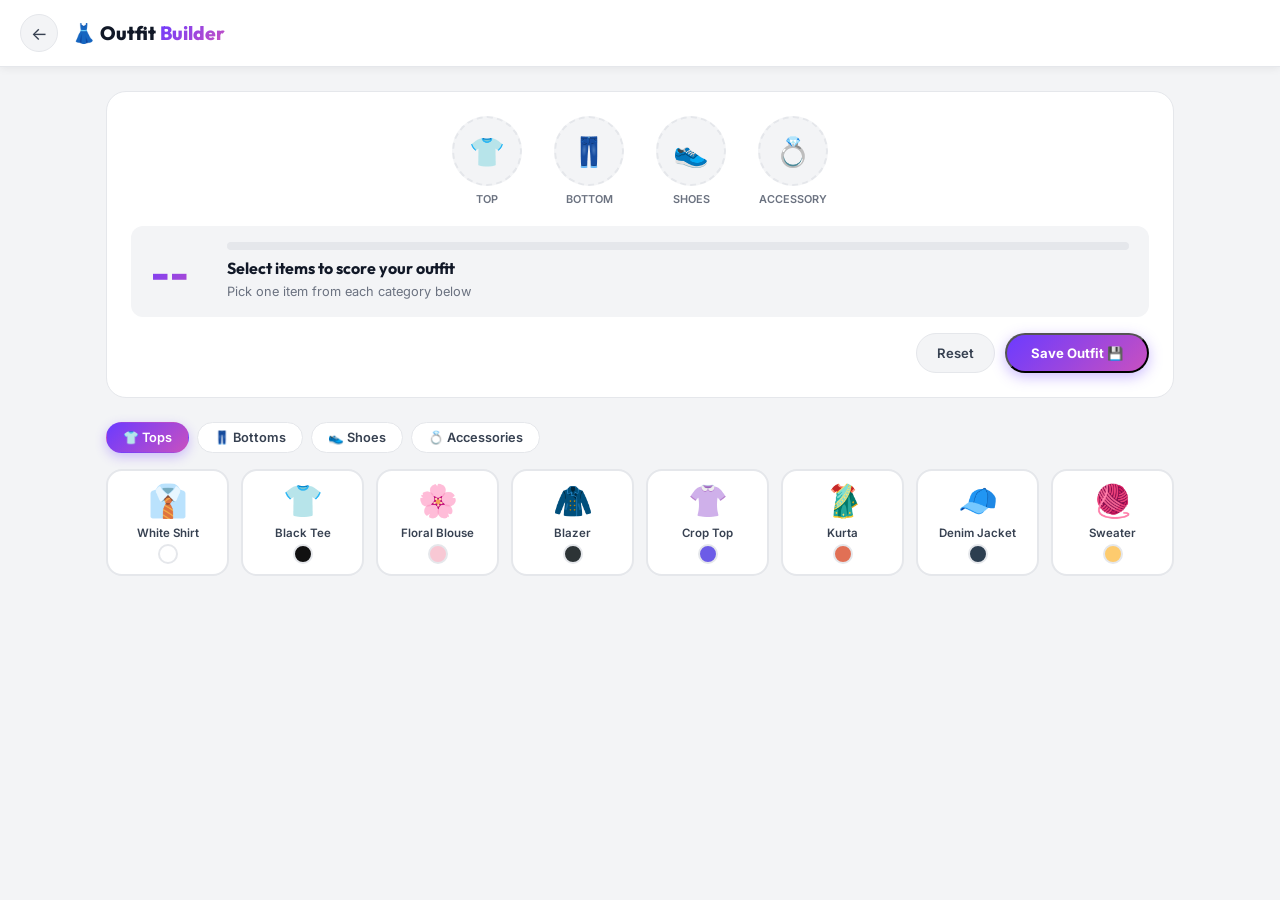
<file: outfit-builder.html>
<!DOCTYPE html>
<html lang="en">
<head>
  <meta charset="UTF-8"/>
  <meta name="viewport" content="width=device-width, initial-scale=1.0"/>
  <title>Outfit Builder — StyleHub</title>
  <link rel="preconnect" href="https://fonts.googleapis.com"/>
  <link href="https://fonts.googleapis.com/css2?family=Outfit:wght@400;600;700;800&family=Inter:wght@300;400;500;600&display=swap" rel="stylesheet"/>
  <style>
    *,*::before,*::after{box-sizing:border-box;margin:0;padding:0}
    :root{--primary:#6C3BFF;--accent:#C850C0;--grad:linear-gradient(135deg,#6C3BFF,#C850C0);--bg:#f3f4f6;--surface:#fff;--border:#e5e7eb;--text:#111827;--text2:#374151;--text3:#6b7280;--radius:16px;--font-head:'Outfit',sans-serif;--font-body:'Inter',sans-serif;}
    body{font-family:var(--font-body);background:var(--bg);color:var(--text);min-height:100vh;}
    .page-header{background:var(--surface);border-bottom:1px solid var(--border);padding:14px 20px;display:flex;align-items:center;gap:14px;position:sticky;top:0;z-index:100;box-shadow:0 2px 8px rgba(0,0,0,.06);}
    .back-btn{width:38px;height:38px;border-radius:50%;background:var(--bg);border:1px solid var(--border);display:flex;align-items:center;justify-content:center;text-decoration:none;color:var(--text2);font-size:1.1rem;transition:background .2s;}
    .back-btn:hover{background:#e0e7ff;}
    .page-title{font-family:var(--font-head);font-size:1.2rem;font-weight:800;}
    .page-title span{background:var(--grad);-webkit-background-clip:text;-webkit-text-fill-color:transparent;background-clip:text;}
    .container{max-width:1100px;margin:0 auto;padding:24px 16px;}
    h2{font-family:var(--font-head);font-size:1rem;font-weight:700;color:var(--text2);margin-bottom:12px;text-transform:uppercase;letter-spacing:.05em;}
    /* Category tabs */
    .cat-tabs{display:flex;gap:8px;flex-wrap:wrap;margin-bottom:16px;}
    .cat-tab{padding:7px 16px;border-radius:999px;font-size:.8rem;font-weight:600;font-family:var(--font-body);border:1.5px solid var(--border);background:var(--surface);color:var(--text2);cursor:pointer;transition:all .2s;}
    .cat-tab.active{background:var(--grad);color:#fff;border-color:transparent;box-shadow:0 4px 12px rgba(108,59,255,.3);}
    /* Item grid */
    .items-grid{display:grid;grid-template-columns:repeat(auto-fill,minmax(110px,1fr));gap:12px;margin-bottom:28px;}
    .item-card{background:var(--surface);border:2px solid var(--border);border-radius:var(--radius);padding:10px;cursor:pointer;transition:all .2s;text-align:center;}
    .item-card:hover{border-color:var(--primary);transform:translateY(-2px);box-shadow:0 6px 16px rgba(108,59,255,.15);}
    .item-card.selected{border-color:var(--primary);background:#f0ebff;box-shadow:0 0 0 3px rgba(108,59,255,.2);}
    .item-emoji{font-size:2rem;margin-bottom:6px;}
    .item-name{font-size:.72rem;font-weight:600;color:var(--text2);}
    .item-color{width:20px;height:20px;border-radius:50%;margin:4px auto 0;border:2px solid var(--border);}
    /* Outfit preview */
    .outfit-preview{background:var(--surface);border:1px solid var(--border);border-radius:20px;padding:24px;margin-bottom:24px;}
    .outfit-slots{display:flex;gap:12px;flex-wrap:wrap;justify-content:center;margin-bottom:20px;}
    .outfit-slot{width:90px;text-align:center;}
    .slot-circle{width:70px;height:70px;border-radius:50%;border:2px dashed var(--border);display:flex;align-items:center;justify-content:center;font-size:1.8rem;margin:0 auto 6px;background:var(--bg);transition:all .3s;}
    .slot-circle.filled{border-style:solid;border-color:var(--primary);background:#f0ebff;box-shadow:0 4px 12px rgba(108,59,255,.2);}
    .slot-label{font-size:.68rem;font-weight:600;color:var(--text3);text-transform:uppercase;}
    /* Score */
    .score-bar{background:var(--bg);border-radius:12px;padding:16px 20px;display:flex;align-items:center;gap:16px;}
    .score-num{font-family:var(--font-head);font-size:2.5rem;font-weight:800;background:var(--grad);-webkit-background-clip:text;-webkit-text-fill-color:transparent;background-clip:text;min-width:60px;}
    .score-info h3{font-family:var(--font-head);font-size:1rem;font-weight:700;margin-bottom:4px;}
    .score-info p{font-size:.8rem;color:var(--text3);line-height:1.5;}
    .score-track{flex:1;height:8px;background:#e5e7eb;border-radius:4px;overflow:hidden;}
    .score-fill{height:100%;border-radius:4px;background:var(--grad);transition:width .6s cubic-bezier(.4,0,.2,1);}
    .reset-btn{padding:10px 20px;border-radius:999px;background:var(--bg);border:1.5px solid var(--border);font-size:.82rem;font-weight:600;font-family:var(--font-body);color:var(--text2);cursor:pointer;transition:all .2s;}
    .reset-btn:hover{border-color:var(--primary);color:var(--primary);}
    .save-btn{padding:10px 24px;border-radius:999px;background:var(--grad);color:#fff;font-size:.82rem;font-weight:700;font-family:var(--font-body);cursor:pointer;box-shadow:0 4px 14px rgba(108,59,255,.35);transition:all .2s;}
    .save-btn:hover{transform:translateY(-1px);box-shadow:0 6px 20px rgba(108,59,255,.5);}
    .btn-row{display:flex;gap:10px;justify-content:flex-end;margin-top:16px;}
    .occasion-tag{display:inline-block;padding:4px 12px;border-radius:999px;font-size:.72rem;font-weight:600;background:#f0ebff;color:var(--primary);border:1px solid #ddd6ff;margin-top:8px;}
  </style>
</head>
<body>
  <header class="page-header">
    <a href="index.html" class="back-btn">←</a>
    <div class="page-title">👗 Outfit <span>Builder</span></div>
  </header>
  <div class="container">
    <!-- Preview -->
    <div class="outfit-preview">
      <div class="outfit-slots">
        <div class="outfit-slot"><div class="slot-circle" id="slot-top">👕</div><div class="slot-label">Top</div></div>
        <div class="outfit-slot"><div class="slot-circle" id="slot-bottom">👖</div><div class="slot-label">Bottom</div></div>
        <div class="outfit-slot"><div class="slot-circle" id="slot-shoes">👟</div><div class="slot-label">Shoes</div></div>
        <div class="outfit-slot"><div class="slot-circle" id="slot-accessory">💍</div><div class="slot-label">Accessory</div></div>
      </div>
      <div class="score-bar">
        <div class="score-num" id="score-num">--</div>
        <div style="flex:1">
          <div class="score-track"><div class="score-fill" id="score-fill" style="width:0%"></div></div>
          <div class="score-info" style="margin-top:8px"><h3 id="score-label">Select items to score your outfit</h3><p id="score-desc">Pick one item from each category below</p></div>
        </div>
      </div>
      <div id="occasion-out"></div>
      <div class="btn-row">
        <button class="reset-btn" onclick="resetOutfit()">Reset</button>
        <button class="save-btn" onclick="saveOutfit()">Save Outfit 💾</button>
      </div>
    </div>

    <!-- Category selector -->
    <div class="cat-tabs">
      <button class="cat-tab active" onclick="showCat('top',this)">👕 Tops</button>
      <button class="cat-tab" onclick="showCat('bottom',this)">👖 Bottoms</button>
      <button class="cat-tab" onclick="showCat('shoes',this)">👟 Shoes</button>
      <button class="cat-tab" onclick="showCat('accessory',this)">💍 Accessories</button>
    </div>
    <div class="items-grid" id="items-grid"></div>
  </div>

  <script>
    const ITEMS = {
      top:[
        {name:'White Shirt',emoji:'👔',color:'#fff',tags:['formal','casual'],score:9},
        {name:'Black Tee',emoji:'👕',color:'#111',tags:['casual','street'],score:8},
        {name:'Floral Blouse',emoji:'🌸',color:'#f8c8d4',tags:['casual','party'],score:7},
        {name:'Blazer',emoji:'🧥',color:'#2d3436',tags:['formal','office'],score:10},
        {name:'Crop Top',emoji:'👚',color:'#6c5ce7',tags:['casual','party'],score:7},
        {name:'Kurta',emoji:'🥻',color:'#e17055',tags:['ethnic','festive'],score:9},
        {name:'Denim Jacket',emoji:'🧢',color:'#2c3e50',tags:['casual','street'],score:8},
        {name:'Sweater',emoji:'🧶',color:'#fdcb6e',tags:['casual','winter'],score:7},
      ],
      bottom:[
        {name:'Dark Jeans',emoji:'👖',color:'#2c3e50',tags:['casual','smart'],score:9},
        {name:'Chinos',emoji:'🩳',color:'#c8a97e',tags:['smart','office'],score:9},
        {name:'Midi Skirt',emoji:'👗',color:'#fd79a8',tags:['casual','party'],score:8},
        {name:'Trousers',emoji:'👔',color:'#636e72',tags:['formal','office'],score:10},
        {name:'Shorts',emoji:'🩲',color:'#00b894',tags:['casual','summer'],score:6},
        {name:'Lehenga',emoji:'💃',color:'#e84393',tags:['ethnic','festive'],score:10},
        {name:'Palazzo',emoji:'🌀',color:'#a29bfe',tags:['ethnic','casual'],score:8},
        {name:'Mini Skirt',emoji:'✨',color:'#ffeaa7',tags:['party','casual'],score:7},
      ],
      shoes:[
        {name:'White Sneakers',emoji:'👟',color:'#fff',tags:['casual','street'],score:9},
        {name:'Heels',emoji:'👠',color:'#e84393',tags:['formal','party'],score:9},
        {name:'Loafers',emoji:'🥿',color:'#c8a97e',tags:['smart','office'],score:9},
        {name:'Boots',emoji:'👢',color:'#2d3436',tags:['casual','street'],score:8},
        {name:'Sandals',emoji:'🩴',color:'#fdcb6e',tags:['casual','summer'],score:7},
        {name:'Oxford Shoes',emoji:'👞',color:'#6d4c41',tags:['formal','office'],score:10},
        {name:'Kolhapuri',emoji:'🪡',color:'#e17055',tags:['ethnic','festive'],score:9},
        {name:'Sneakers',emoji:'👟',color:'#6c5ce7',tags:['casual','street'],score:8},
      ],
      accessory:[
        {name:'Watch',emoji:'⌚',color:'#b2bec3',tags:['formal','smart'],score:9},
        {name:'Gold Necklace',emoji:'📿',color:'#f9ca24',tags:['party','ethnic'],score:9},
        {name:'Sunglasses',emoji:'🕶️',color:'#2d3436',tags:['casual','summer'],score:8},
        {name:'Handbag',emoji:'👜',color:'#c8a97e',tags:['formal','casual'],score:9},
        {name:'Scarf',emoji:'🧣',color:'#fd79a8',tags:['casual','winter'],score:7},
        {name:'Earrings',emoji:'💎',color:'#a29bfe',tags:['party','ethnic'],score:8},
        {name:'Belt',emoji:'🪢',color:'#2d3436',tags:['formal','smart'],score:8},
        {name:'Cap',emoji:'🧢',color:'#00b894',tags:['casual','street'],score:6},
      ]
    };

    const selected = {top:null,bottom:null,shoes:null,accessory:null};
    let currentCat = 'top';

    function showCat(cat, btn) {
      currentCat = cat;
      document.querySelectorAll('.cat-tab').forEach(b=>b.classList.remove('active'));
      btn.classList.add('active');
      renderGrid();
    }

    function renderGrid() {
      const grid = document.getElementById('items-grid');
      grid.innerHTML = '';
      ITEMS[currentCat].forEach((item,i) => {
        const div = document.createElement('div');
        div.className = 'item-card' + (selected[currentCat]===i?' selected':'');
        div.innerHTML = `<div class="item-emoji">${item.emoji}</div><div class="item-name">${item.name}</div><div class="item-color" style="background:${item.color}"></div>`;
        div.onclick = () => selectItem(currentCat, i, div);
        grid.appendChild(div);
      });
    }

    function selectItem(cat, idx, el) {
      selected[cat] = idx;
      const item = ITEMS[cat][idx];
      const slot = document.getElementById('slot-'+cat);
      slot.textContent = item.emoji;
      slot.classList.add('filled');
      renderGrid();
      updateScore();
    }

    function updateScore() {
      const cats = ['top','bottom','shoes','accessory'];
      const filled = cats.filter(c=>selected[c]!==null);
      if (filled.length < 2) { document.getElementById('score-num').textContent='--'; document.getElementById('score-fill').style.width='0%'; document.getElementById('score-label').textContent='Select more items'; document.getElementById('score-desc').textContent='Pick items from each category'; document.getElementById('occasion-out').innerHTML=''; return; }

      // Calculate score based on tag compatibility
      const tags = filled.map(c=>ITEMS[c][selected[c]].tags);
      const allTags = tags.flat();
      const tagCount = {};
      allTags.forEach(t=>tagCount[t]=(tagCount[t]||0)+1);
      const maxMatch = Math.max(...Object.values(tagCount));
      const baseScore = filled.reduce((s,c)=>s+ITEMS[c][selected[c]].score,0)/filled.length;
      const compatibility = (maxMatch/filled.length)*100;
      const finalScore = Math.round((baseScore*0.5)+(compatibility*0.5));

      document.getElementById('score-num').textContent = finalScore;
      document.getElementById('score-fill').style.width = finalScore+'%';

      let label, desc, occasion;
      if(finalScore>=85){label='🔥 Stunning Outfit!';desc='Perfect color harmony and occasion match. You\'re going to turn heads.';occasion='Evening / Party / Special Occasion';}
      else if(finalScore>=70){label='✨ Great Combination';desc='Well-matched pieces with good style coherence. Solid choice.';occasion='Casual / Smart Casual / Brunch';}
      else if(finalScore>=55){label='👍 Decent Look';desc='Works together but could be elevated with a better accessory or shoe choice.';occasion='Casual / Everyday';}
      else{label='⚠️ Needs Work';desc='These pieces clash in style or occasion. Try mixing different categories.';occasion='Reconsider the combination';}

      document.getElementById('score-label').textContent = label;
      document.getElementById('score-desc').textContent = desc;
      document.getElementById('occasion-out').innerHTML = filled.length>=3?`<span class="occasion-tag">Best for: ${occasion}</span>`:'';
    }

    function resetOutfit() {
      Object.keys(selected).forEach(k=>{selected[k]=null;});
      ['top','bottom','shoes','accessory'].forEach(c=>{
        const slot=document.getElementById('slot-'+c);
        slot.classList.remove('filled');
        slot.textContent={top:'👕',bottom:'👖',shoes:'👟',accessory:'💍'}[c];
      });
      document.getElementById('score-num').textContent='--';
      document.getElementById('score-fill').style.width='0%';
      document.getElementById('score-label').textContent='Select items to score your outfit';
      document.getElementById('score-desc').textContent='Pick one item from each category below';
      document.getElementById('occasion-out').innerHTML='';
      renderGrid();
    }

    function saveOutfit() {
      const filled = Object.keys(selected).filter(k=>selected[k]!==null);
      if(filled.length<2){alert('Select at least 2 items to save!');return;}
      const outfit = {};
      filled.forEach(c=>outfit[c]=ITEMS[c][selected[c]].name);
      const saved = JSON.parse(localStorage.getItem('sh_outfits')||'[]');
      saved.push({outfit,date:new Date().toLocaleDateString(),score:document.getElementById('score-num').textContent});
      localStorage.setItem('sh_outfits',JSON.stringify(saved));
      alert('✅ Outfit saved to your Wishlist page!');
    }

    renderGrid();
  </script>
</body>
</html>
</file>
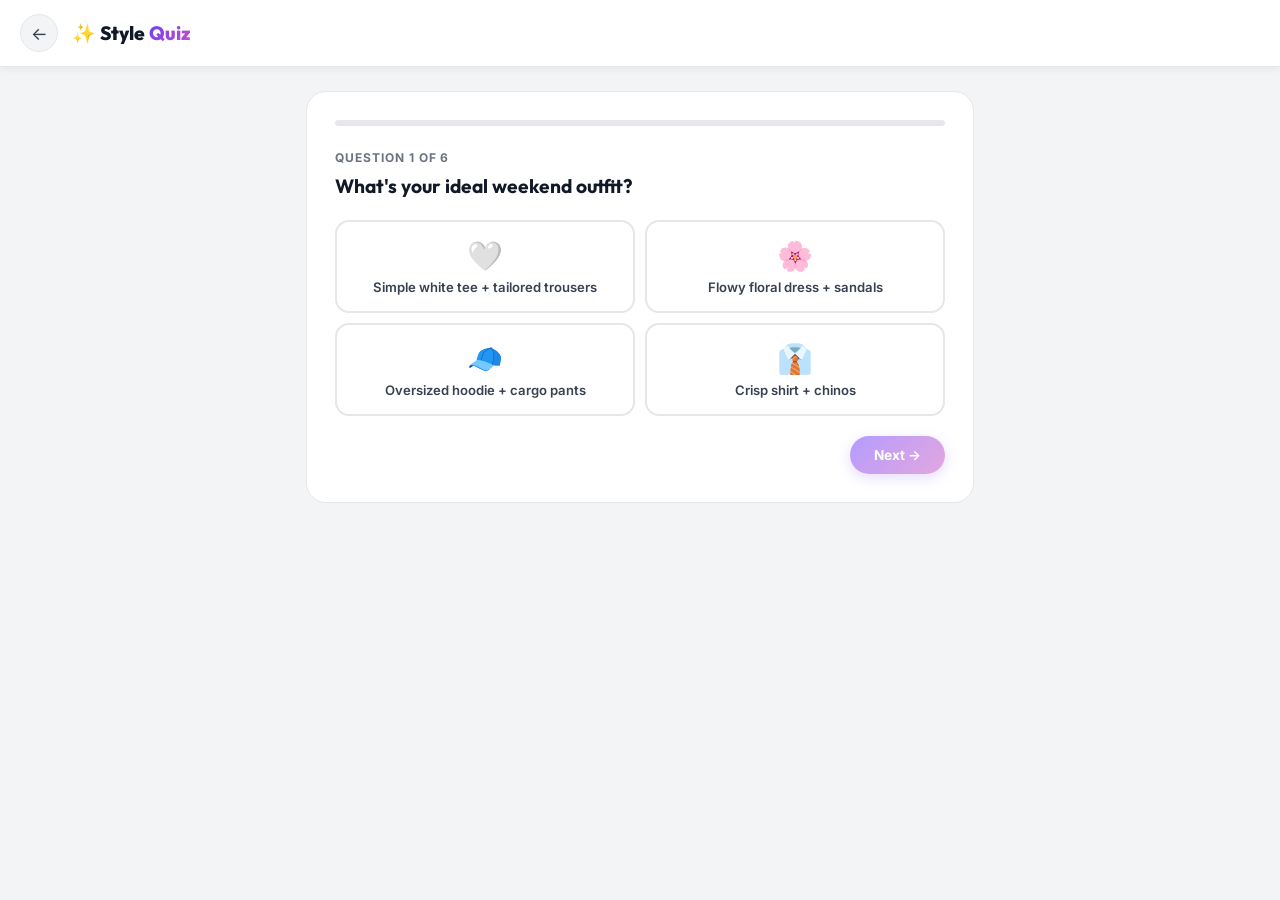
<file: style-quiz.html>
<!DOCTYPE html>
<html lang="en">
<head>
  <meta charset="UTF-8"/>
  <meta name="viewport" content="width=device-width, initial-scale=1.0"/>
  <title>Style Quiz — StyleHub</title>
  <link rel="preconnect" href="https://fonts.googleapis.com"/>
  <link href="https://fonts.googleapis.com/css2?family=Outfit:wght@400;600;700;800&family=Inter:wght@300;400;500;600&display=swap" rel="stylesheet"/>
  <style>
    *,*::before,*::after{box-sizing:border-box;margin:0;padding:0}
    :root{--primary:#6C3BFF;--grad:linear-gradient(135deg,#6C3BFF,#C850C0);--bg:#f3f4f6;--surface:#fff;--border:#e5e7eb;--text:#111827;--text2:#374151;--text3:#6b7280;--radius:16px;--font-head:'Outfit',sans-serif;--font-body:'Inter',sans-serif;}
    body{font-family:var(--font-body);background:var(--bg);color:var(--text);min-height:100vh;}
    .page-header{background:var(--surface);border-bottom:1px solid var(--border);padding:14px 20px;display:flex;align-items:center;gap:14px;position:sticky;top:0;z-index:100;box-shadow:0 2px 8px rgba(0,0,0,.06);}
    .back-btn{width:38px;height:38px;border-radius:50%;background:var(--bg);border:1px solid var(--border);display:flex;align-items:center;justify-content:center;text-decoration:none;color:var(--text2);font-size:1.1rem;}
    .page-title{font-family:var(--font-head);font-size:1.2rem;font-weight:800;}
    .page-title span{background:var(--grad);-webkit-background-clip:text;-webkit-text-fill-color:transparent;background-clip:text;}
    .container{max-width:700px;margin:0 auto;padding:24px 16px;}
    .card{background:var(--surface);border:1px solid var(--border);border-radius:20px;padding:28px;margin-bottom:20px;}
    .progress-bar{height:6px;background:var(--border);border-radius:3px;margin-bottom:24px;overflow:hidden;}
    .progress-fill{height:100%;background:var(--grad);border-radius:3px;transition:width .4s ease;}
    .q-num{font-size:.75rem;font-weight:700;color:var(--text3);text-transform:uppercase;letter-spacing:.08em;margin-bottom:8px;}
    .q-text{font-family:var(--font-head);font-size:1.2rem;font-weight:700;margin-bottom:20px;line-height:1.4;}
    .options{display:grid;grid-template-columns:1fr 1fr;gap:10px;}
    .option{padding:16px;border:2px solid var(--border);border-radius:14px;background:var(--surface);cursor:pointer;text-align:center;transition:all .2s;}
    .option:hover{border-color:var(--primary);background:#f0ebff;}
    .option.selected{border-color:var(--primary);background:#f0ebff;box-shadow:0 0 0 3px rgba(108,59,255,.15);}
    .option-emoji{font-size:1.8rem;margin-bottom:6px;}
    .option-text{font-size:.82rem;font-weight:600;color:var(--text2);}
    .nav-row{display:flex;justify-content:space-between;margin-top:20px;}
    .nav-btn{padding:10px 24px;border-radius:999px;font-size:.85rem;font-weight:700;font-family:var(--font-body);cursor:pointer;transition:all .2s;}
    .prev-btn{background:var(--bg);border:1.5px solid var(--border);color:var(--text2);}
    .prev-btn:hover{border-color:var(--primary);color:var(--primary);}
    .next-btn{background:var(--grad);color:#fff;border:none;box-shadow:0 4px 14px rgba(108,59,255,.35);}
    .next-btn:hover{transform:translateY(-1px);box-shadow:0 6px 20px rgba(108,59,255,.5);}
    .next-btn:disabled{opacity:.5;cursor:not-allowed;transform:none;}
    /* Result */
    .result-card{text-align:center;}
    .result-emoji{font-size:4rem;margin-bottom:12px;}
    .result-type{display:inline-block;padding:8px 20px;border-radius:999px;background:var(--grad);color:#fff;font-family:var(--font-head);font-size:1.1rem;font-weight:800;margin-bottom:16px;}
    .result-desc{font-size:.9rem;color:var(--text2);line-height:1.7;margin-bottom:20px;}
    .result-grid{display:grid;grid-template-columns:1fr 1fr;gap:12px;text-align:left;}
    .result-item{background:var(--bg);border-radius:12px;padding:14px;}
    .result-item h4{font-size:.72rem;font-weight:700;color:var(--text3);text-transform:uppercase;letter-spacing:.05em;margin-bottom:6px;}
    .result-item p{font-size:.82rem;color:var(--text);font-weight:500;}
    .retake-btn{margin-top:20px;padding:10px 24px;border-radius:999px;background:var(--bg);border:1.5px solid var(--border);font-size:.82rem;font-weight:600;font-family:var(--font-body);color:var(--text2);cursor:pointer;}
  </style>
</head>
<body>
  <header class="page-header">
    <a href="index.html" class="back-btn">←</a>
    <div class="page-title">✨ Style <span>Quiz</span></div>
  </header>
  <div class="container">
    <div class="card" id="quiz-card">
      <div class="progress-bar"><div class="progress-fill" id="progress" style="width:0%"></div></div>
      <div class="q-num" id="q-num">Question 1 of 6</div>
      <div class="q-text" id="q-text"></div>
      <div class="options" id="options"></div>
      <div class="nav-row">
        <button class="nav-btn prev-btn" id="prev-btn" onclick="prev()" style="visibility:hidden">← Back</button>
        <button class="nav-btn next-btn" id="next-btn" onclick="next()" disabled>Next →</button>
      </div>
    </div>
    <div class="card" id="result-card" style="display:none"></div>
  </div>
  <script>
    const QUESTIONS=[
      {q:'What\'s your ideal weekend outfit?',opts:[{e:'🤍',t:'Simple white tee + tailored trousers',v:'minimal'},{e:'🌸',t:'Flowy floral dress + sandals',v:'boho'},{e:'🧢',t:'Oversized hoodie + cargo pants',v:'street'},{e:'👔',t:'Crisp shirt + chinos',v:'classic'}]},
      {q:'Your go-to color palette?',opts:[{e:'🤍',t:'Beige, cream, white, grey',v:'minimal'},{e:'🌈',t:'Earthy tones, rust, sage, mustard',v:'boho'},{e:'🖤',t:'Black, white, bold pops',v:'street'},{e:'🔵',t:'Navy, burgundy, forest green',v:'classic'}]},
      {q:'Which celebrity style do you admire most?',opts:[{e:'✨',t:'Minimalist, clean, no logos',v:'minimal'},{e:'🌿',t:'Free-spirited, layered, natural',v:'boho'},{e:'🔥',t:'Streetwear, sneakers, hype',v:'street'},{e:'💼',t:'Polished, timeless, elegant',v:'classic'}]},
      {q:'Your ideal shopping destination?',opts:[{e:'🏪',t:'Uniqlo, COS, Muji',v:'minimal'},{e:'🌺',t:'Vintage stores, local markets',v:'boho'},{e:'👟',t:'Supreme, Nike, Off-White',v:'street'},{e:'🏬',t:'Ralph Lauren, Zara, Mango',v:'classic'}]},
      {q:'How do you feel about accessories?',opts:[{e:'💍',t:'Minimal — one piece max',v:'minimal'},{e:'📿',t:'Layered, natural, handmade',v:'boho'},{e:'🧢',t:'Caps, chains, statement pieces',v:'street'},{e:'⌚',t:'Classic watch, simple jewelry',v:'classic'}]},
      {q:'Your fashion motto?',opts:[{e:'🤍',t:'"Less is more"',v:'minimal'},{e:'🌸',t:'"Express your soul"',v:'boho'},{e:'🔥',t:'"Stand out, be bold"',v:'street'},{e:'💎',t:'"Dress for success"',v:'classic'}]},
    ];

    const RESULTS={
      minimal:{emoji:'🤍',type:'Minimalist',desc:'You believe in the power of simplicity. Clean lines, neutral tones, and quality over quantity define your style. You\'re drawn to timeless pieces that work for any occasion.',palette:'Beige, white, grey, black, camel',icons:['Uniqlo','COS','Muji','The Row'],pieces:['White button-down shirt','Tailored trousers','Minimal leather bag','Clean white sneakers','Cashmere sweater']},
      boho:{emoji:'🌸',type:'Bohemian',desc:'Free-spirited and creative, your style tells a story. You love natural fabrics, earthy tones, and pieces with soul. Vintage finds and handmade accessories are your signature.',palette:'Rust, sage, mustard, terracotta, cream',icons:['Free People','Anthropologie','Vintage stores'],pieces:['Flowy maxi dress','Embroidered blouse','Layered necklaces','Suede ankle boots','Wide-brim hat']},
      street:{emoji:'🔥',type:'Streetwear',desc:'Bold, confident, and always on trend. You treat fashion as self-expression and aren\'t afraid to make a statement. Comfort meets cool in everything you wear.',palette:'Black, white, bold pops, neon accents',icons:['Nike','Adidas','Supreme','Off-White'],pieces:['Oversized hoodie','Cargo pants','Statement sneakers','Graphic tee','Bucket hat']},
      classic:{emoji:'💼',type:'Classic Elegance',desc:'Polished, refined, and always appropriate. You invest in quality pieces that never go out of style. Your wardrobe is a collection of timeless essentials.',palette:'Navy, burgundy, forest green, camel, white',icons:['Ralph Lauren','Zara','Massimo Dutti'],pieces:['Tailored blazer','Crisp white shirt','Dark trousers','Leather loafers','Classic watch']},
    };

    let current=0;const answers=[];
    function render(){
      const q=QUESTIONS[current];
      document.getElementById('q-num').textContent=`Question ${current+1} of ${QUESTIONS.length}`;
      document.getElementById('q-text').textContent=q.q;
      document.getElementById('progress').style.width=`${(current/QUESTIONS.length)*100}%`;
      document.getElementById('prev-btn').style.visibility=current>0?'visible':'hidden';
      document.getElementById('next-btn').disabled=!answers[current];
      document.getElementById('next-btn').textContent=current===QUESTIONS.length-1?'See My Style ✨':'Next →';
      const opts=document.getElementById('options');
      opts.innerHTML='';
      q.opts.forEach((o,i)=>{
        const div=document.createElement('div');
        div.className='option'+(answers[current]===o.v?' selected':'');
        div.innerHTML=`<div class="option-emoji">${o.e}</div><div class="option-text">${o.t}</div>`;
        div.onclick=()=>{answers[current]=o.v;render();};
        opts.appendChild(div);
      });
    }
    function next(){
      if(!answers[current])return;
      if(current===QUESTIONS.length-1){showResult();return;}
      current++;render();
    }
    function prev(){if(current>0){current--;render();}}
    function showResult(){
      const counts={};answers.forEach(a=>counts[a]=(counts[a]||0)+1);
      const type=Object.keys(counts).sort((a,b)=>counts[b]-counts[a])[0];
      const r=RESULTS[type];
      localStorage.setItem('sh_style',r.type);
      document.getElementById('quiz-card').style.display='none';
      const rc=document.getElementById('result-card');
      rc.style.display='block';
      rc.innerHTML=`<div class="result-card"><div class="result-emoji">${r.emoji}</div><div class="result-type">Your Style: ${r.type}</div><p class="result-desc">${r.desc}</p><div class="result-grid"><div class="result-item"><h4>Your Palette</h4><p>${r.palette}</p></div><div class="result-item"><h4>Key Pieces</h4><p>${r.pieces.slice(0,3).join(', ')}</p></div><div class="result-item"><h4>More Pieces</h4><p>${r.pieces.slice(3).join(', ')}</p></div><div class="result-item"><h4>Shop At</h4><p>${r.icons.join(', ')}</p></div></div><button class="retake-btn" onclick="location.reload()">Retake Quiz</button></div>`;
    }
    render();
  </script>
</body>
</html>
</file>
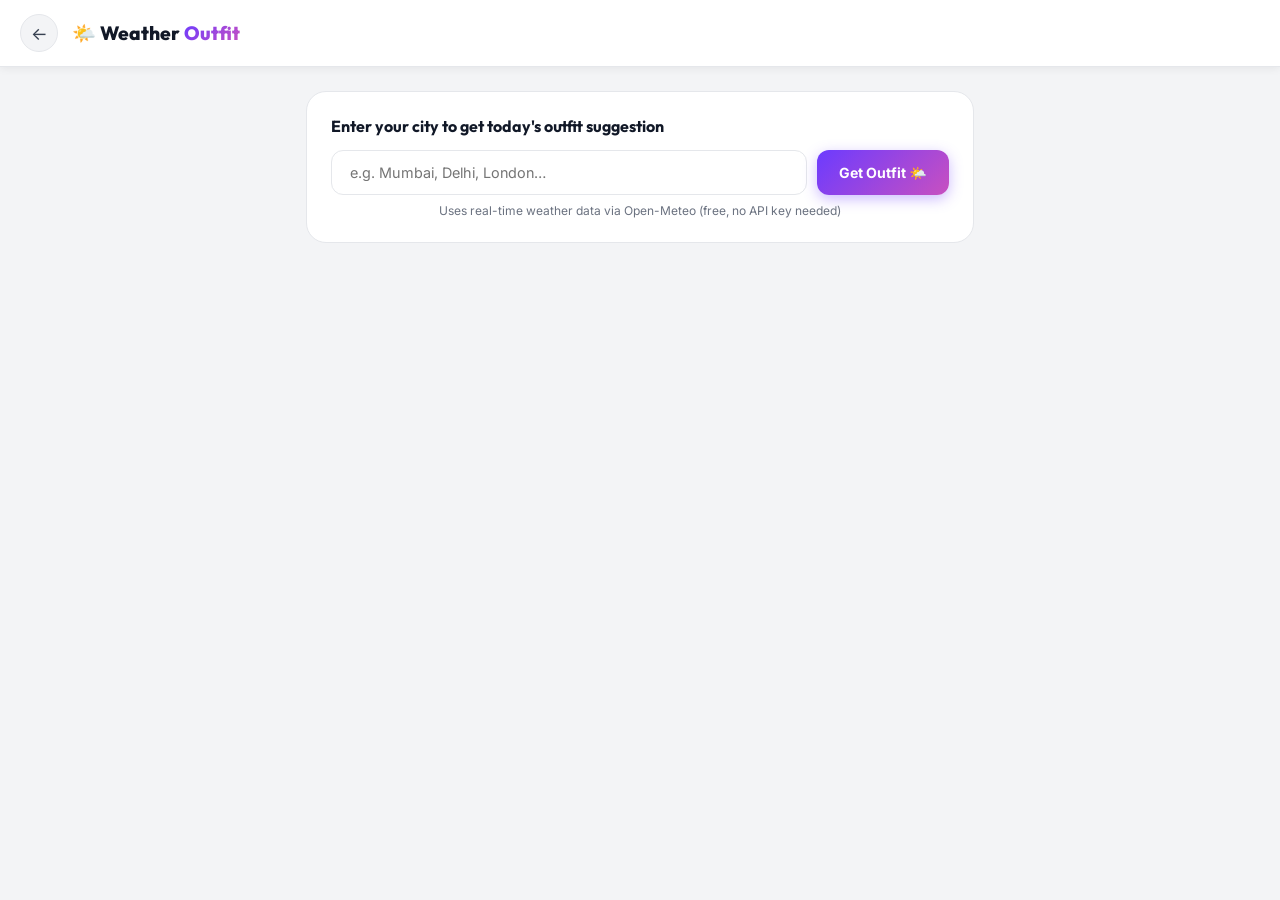
<file: weather-outfit.html>
<!DOCTYPE html>
<html lang="en">
<head>
  <meta charset="UTF-8"/>
  <meta name="viewport" content="width=device-width, initial-scale=1.0"/>
  <title>Weather Outfit — StyleHub</title>
  <link rel="preconnect" href="https://fonts.googleapis.com"/>
  <link href="https://fonts.googleapis.com/css2?family=Outfit:wght@400;600;700;800&family=Inter:wght@300;400;500;600&display=swap" rel="stylesheet"/>
  <style>
    *,*::before,*::after{box-sizing:border-box;margin:0;padding:0}
    :root{--primary:#6C3BFF;--grad:linear-gradient(135deg,#6C3BFF,#C850C0);--bg:#f3f4f6;--surface:#fff;--border:#e5e7eb;--text:#111827;--text2:#374151;--text3:#6b7280;--radius:16px;--font-head:'Outfit',sans-serif;--font-body:'Inter',sans-serif;}
    body{font-family:var(--font-body);background:var(--bg);color:var(--text);min-height:100vh;}
    .page-header{background:var(--surface);border-bottom:1px solid var(--border);padding:14px 20px;display:flex;align-items:center;gap:14px;position:sticky;top:0;z-index:100;box-shadow:0 2px 8px rgba(0,0,0,.06);}
    .back-btn{width:38px;height:38px;border-radius:50%;background:var(--bg);border:1px solid var(--border);display:flex;align-items:center;justify-content:center;text-decoration:none;color:var(--text2);font-size:1.1rem;}
    .page-title{font-family:var(--font-head);font-size:1.2rem;font-weight:800;}
    .page-title span{background:var(--grad);-webkit-background-clip:text;-webkit-text-fill-color:transparent;background-clip:text;}
    .container{max-width:700px;margin:0 auto;padding:24px 16px;}
    .card{background:var(--surface);border:1px solid var(--border);border-radius:20px;padding:24px;margin-bottom:20px;}
    .search-row{display:flex;gap:10px;}
    .city-input{flex:1;padding:13px 18px;border:1.5px solid var(--border);border-radius:12px;font-size:.9rem;font-family:var(--font-body);color:var(--text);outline:none;transition:border-color .2s;}
    .city-input:focus{border-color:var(--primary);}
    .search-btn{padding:13px 22px;border-radius:12px;background:var(--grad);color:#fff;font-size:.88rem;font-weight:700;font-family:var(--font-body);cursor:pointer;border:none;box-shadow:0 4px 14px rgba(108,59,255,.35);white-space:nowrap;}
    .weather-card{border-radius:16px;padding:24px;color:#fff;margin-bottom:20px;position:relative;overflow:hidden;}
    .weather-card::before{content:'';position:absolute;inset:0;opacity:.15;background:url("data:image/svg+xml,%3Csvg width='60' height='60' viewBox='0 0 60 60' xmlns='http://www.w3.org/2000/svg'%3E%3Cg fill='none' fill-rule='evenodd'%3E%3Cg fill='%23ffffff' fill-opacity='1'%3E%3Cpath d='M36 34v-4h-2v4h-4v2h4v4h2v-4h4v-2h-4zm0-30V0h-2v4h-4v2h4v4h2V6h4V4h-4zM6 34v-4H4v4H0v2h4v4h2v-4h4v-2H6zM6 4V0H4v4H0v2h4v4h2V6h4V4H6z'/%3E%3C/g%3E%3C/g%3E%3C/svg%3E");}
    .weather-top{display:flex;justify-content:space-between;align-items:flex-start;margin-bottom:12px;}
    .weather-city{font-family:var(--font-head);font-size:1.4rem;font-weight:800;}
    .weather-desc{font-size:.85rem;opacity:.85;margin-top:2px;}
    .weather-temp{font-family:var(--font-head);font-size:3rem;font-weight:800;line-height:1;}
    .weather-meta{display:flex;gap:16px;font-size:.78rem;opacity:.8;}
    .outfit-section h3{font-family:var(--font-head);font-size:1.1rem;font-weight:700;margin-bottom:14px;}
    .outfit-items{display:grid;grid-template-columns:repeat(auto-fill,minmax(140px,1fr));gap:12px;}
    .outfit-item{background:var(--bg);border-radius:12px;padding:14px;text-align:center;}
    .outfit-item .oi-emoji{font-size:2rem;margin-bottom:6px;}
    .outfit-item .oi-name{font-size:.78rem;font-weight:600;color:var(--text2);}
    .outfit-item .oi-why{font-size:.68rem;color:var(--text3);margin-top:3px;}
    .palette-row{display:flex;gap:8px;margin-top:16px;align-items:center;}
    .palette-row span{width:32px;height:32px;border-radius:8px;box-shadow:0 2px 6px rgba(0,0,0,.1);}
    .palette-label{font-size:.78rem;font-weight:600;color:var(--text3);}
    .error-msg{text-align:center;padding:20px;color:#ef4444;font-size:.88rem;}
    .loading{text-align:center;padding:30px;color:var(--text3);}
    .loading-dot{display:inline-block;width:8px;height:8px;border-radius:50%;background:var(--primary);animation:ld .8s infinite alternate;margin:0 3px;}
    .loading-dot:nth-child(2){animation-delay:.2s;}
    .loading-dot:nth-child(3){animation-delay:.4s;}
    @keyframes ld{from{opacity:.3;transform:scale(.8)}to{opacity:1;transform:scale(1)}}
    .note{font-size:.75rem;color:var(--text3);text-align:center;margin-top:8px;}
  </style>
</head>
<body>
  <header class="page-header">
    <a href="index.html" class="back-btn">←</a>
    <div class="page-title">🌤️ Weather <span>Outfit</span></div>
  </header>
  <div class="container">
    <div class="card">
      <h3 style="font-family:var(--font-head);font-size:1rem;font-weight:700;margin-bottom:14px;">Enter your city to get today's outfit suggestion</h3>
      <div class="search-row">
        <input class="city-input" id="city-input" placeholder="e.g. Mumbai, Delhi, London…" onkeydown="if(event.key==='Enter')getWeather()"/>
        <button class="search-btn" onclick="getWeather()">Get Outfit 🌤️</button>
      </div>
      <p class="note">Uses real-time weather data via Open-Meteo (free, no API key needed)</p>
    </div>
    <div id="weather-out"></div>
  </div>
  <script>
    async function getWeather(){
      const city=document.getElementById('city-input').value.trim();
      if(!city)return;
      const out=document.getElementById('weather-out');
      out.innerHTML='<div class="loading"><div class="loading-dot"></div><div class="loading-dot"></div><div class="loading-dot"></div><p style="margin-top:12px;font-size:.85rem">Fetching weather…</p></div>';
      try{
        // Geocode city
        const geoRes=await fetch(`https://geocoding-api.open-meteo.com/v1/search?name=${encodeURIComponent(city)}&count=1&language=en&format=json`);
        const geoData=await geoRes.json();
        if(!geoData.results||!geoData.results.length){out.innerHTML='<div class="error-msg">❌ City not found. Try a different spelling.</div>';return;}
        const{latitude,longitude,name,country}=geoData.results[0];
        // Get weather
        const wRes=await fetch(`https://api.open-meteo.com/v1/forecast?latitude=${latitude}&longitude=${longitude}&current=temperature_2m,relative_humidity_2m,wind_speed_10m,weather_code&timezone=auto`);
        const wData=await wRes.json();
        const{temperature_2m:temp,relative_humidity_2m:humidity,wind_speed_10m:wind,weather_code:code}=wData.current;
        renderWeather(name,country,temp,humidity,wind,code);
      }catch(e){out.innerHTML='<div class="error-msg">❌ Could not fetch weather. Check your connection.</div>';}
    }

    function weatherInfo(code,temp){
      if(code===0)return{icon:'☀️',desc:'Clear Sky'};
      if(code<=2)return{icon:'⛅',desc:'Partly Cloudy'};
      if(code<=3)return{icon:'☁️',desc:'Overcast'};
      if(code<=48)return{icon:'🌫️',desc:'Foggy'};
      if(code<=57)return{icon:'🌧️',desc:'Drizzle'};
      if(code<=67)return{icon:'🌧️',desc:'Rainy'};
      if(code<=77)return{icon:'❄️',desc:'Snowy'};
      if(code<=82)return{icon:'🌦️',desc:'Showers'};
      if(code<=99)return{icon:'⛈️',desc:'Thunderstorm'};
      return{icon:'🌡️',desc:'Variable'};
    }

    function getOutfitAdvice(temp,code,humidity,wind){
      const isRain=code>=51&&code<=99;
      const isHot=temp>=30;
      const isWarm=temp>=22&&temp<30;
      const isMild=temp>=15&&temp<22;
      const isCool=temp>=8&&temp<15;
      const isCold=temp<8;
      const isWindy=wind>20;

      if(isCold||temp<8){
        return{
          bg:'linear-gradient(135deg,#2c3e50,#3498db)',
          items:[{e:'🧥',n:'Heavy Coat',w:'Essential below 8°C'},{e:'🧣',n:'Scarf & Gloves',w:'Protect extremities'},{e:'🧶',n:'Thick Sweater',w:'Thermal layering'},{e:'👢',n:'Boots',w:'Warm & waterproof'},{e:'🧤',n:'Gloves',w:'Keep hands warm'}],
          palette:['#2c3e50','#636e72','#b2bec3','#dfe6e9'],
          tip:'Layer up! Base layer + mid layer + outer coat. Stick to dark, warm tones.',
          colors:'Dark navy, charcoal, deep burgundy, forest green'
        };
      }
      if(isCool){
        return{
          bg:'linear-gradient(135deg,#636e72,#74b9ff)',
          items:[{e:'🧥',n:'Light Jacket',w:'Perfect for 8-15°C'},{e:'👔',n:'Long Sleeve Top',w:'Comfortable base'},{e:'👖',n:'Full Trousers',w:'Keep legs warm'},{e:'👞',n:'Closed Shoes',w:'Avoid sandals'},{e:'🧣',n:'Light Scarf',w:'Optional warmth'}],
          palette:['#636e72','#74b9ff','#dfe6e9','#f5f6fa'],
          tip:'A denim jacket or light blazer is perfect. Layering is key.',
          colors:'Grey, light blue, camel, olive, cream'
        };
      }
      if(isMild){
        return{
          bg:'linear-gradient(135deg,#00b894,#55efc4)',
          items:[{e:'👕',n:'Light Shirt',w:'Comfortable in mild weather'},{e:'👖',n:'Chinos or Jeans',w:'Versatile choice'},{e:'👟',n:'Sneakers',w:'Casual and comfortable'},{e:'🧥',n:'Carry a Jacket',w:'Evenings get cooler'},{e:'👜',n:'Crossbody Bag',w:'Hands-free convenience'}],
          palette:['#00b894','#55efc4','#fdcb6e','#e17055'],
          tip:'Perfect layering weather. A light cardigan or denim jacket is ideal.',
          colors:'Sage green, warm beige, terracotta, sky blue'
        };
      }
      if(isWarm&&!isRain){
        return{
          bg:'linear-gradient(135deg,#f9ca24,#f0932b)',
          items:[{e:'👕',n:'Breathable Top',w:'Cotton or linen'},{e:'🩳',n:'Light Bottoms',w:'Shorts or light trousers'},{e:'🕶️',n:'Sunglasses',w:'UV protection essential'},{e:'🩴',n:'Sandals',w:'Let feet breathe'},{e:'🧴',n:'Sunscreen',w:'SPF 30+ minimum'}],
          palette:['#f9ca24','#fdcb6e','#ffffff','#74b9ff'],
          tip:'Light, breathable fabrics only. Linen and cotton are your best friends.',
          colors:'White, sky blue, coral, mint, light yellow'
        };
      }
      if(isHot){
        return{
          bg:'linear-gradient(135deg,#e84393,#f9ca24)',
          items:[{e:'👗',n:'Flowy Dress/Kurta',w:'Maximum airflow'},{e:'🕶️',n:'Sunglasses',w:'Essential above 30°C'},{e:'🧴',n:'Sunscreen SPF50',w:'Protect your skin'},{e:'🩴',n:'Open Sandals',w:'Keep feet cool'},{e:'🎒',n:'Light Bag',w:'Avoid heavy loads'}],
          palette:['#ffffff','#74b9ff','#ffeaa7','#fd79a8'],
          tip:'Minimal clothing, maximum breathability. Avoid dark colors — they absorb heat.',
          colors:'White, pastels, light blue, mint, blush pink'
        };
      }
      if(isRain){
        return{
          bg:'linear-gradient(135deg,#2d3436,#636e72)',
          items:[{e:'☂️',n:'Umbrella',w:'Non-negotiable in rain'},{e:'🧥',n:'Waterproof Jacket',w:'Stay dry'},{e:'👢',n:'Waterproof Boots',w:'Avoid wet feet'},{e:'👖',n:'Dark Trousers',w:'Hides water splashes'},{e:'🎒',n:'Waterproof Bag',w:'Protect your belongings'}],
          palette:['#2d3436','#636e72','#74b9ff','#dfe6e9'],
          tip:'Waterproof everything. Avoid light colors and suede shoes.',
          colors:'Navy, charcoal, dark grey, deep teal'
        };
      }
      return{bg:'linear-gradient(135deg,#6C3BFF,#C850C0)',items:[{e:'👕',n:'Comfortable Top',w:'Versatile choice'},{e:'👖',n:'Casual Trousers',w:'Easy to wear'},{e:'👟',n:'Sneakers',w:'Always reliable'},{e:'🧥',n:'Light Layer',w:'Just in case'},{e:'👜',n:'Your Bag',w:'Carry essentials'}],palette:['#6C3BFF','#C850C0','#fff','#f3f4f6'],tip:'Dress comfortably and carry a light layer.',colors:'Neutrals and your personal favorites'};
    }

    function renderWeather(city,country,temp,humidity,wind,code){
      const{icon,desc}=weatherInfo(code,temp);
      const advice=getOutfitAdvice(temp,code,humidity,wind);
      document.getElementById('weather-out').innerHTML=`
        <div class="weather-card" style="background:${advice.bg}">
          <div class="weather-top">
            <div><div class="weather-city">${icon} ${city}, ${country}</div><div class="weather-desc">${desc}</div></div>
            <div class="weather-temp">${Math.round(temp)}°C</div>
          </div>
          <div class="weather-meta"><span>💧 ${humidity}% humidity</span><span>💨 ${Math.round(wind)} km/h wind</span></div>
        </div>
        <div class="card outfit-section">
          <h3>👗 Today's Outfit Recommendation</h3>
          <div class="outfit-items">${advice.items.map(i=>`<div class="outfit-item"><div class="oi-emoji">${i.e}</div><div class="oi-name">${i.n}</div><div class="oi-why">${i.w}</div></div>`).join('')}</div>
          <div style="margin-top:16px;padding:14px;background:#f8f9fa;border-radius:12px;">
            <p style="font-size:.82rem;font-weight:600;color:#374151;margin-bottom:6px;">💡 Styling Tip</p>
            <p style="font-size:.82rem;color:#6b7280;line-height:1.6">${advice.tip}</p>
          </div>
          <div class="palette-row">
            ${advice.palette.map(c=>`<span style="background:${c}"></span>`).join('')}
            <span class="palette-label">Best colors: ${advice.colors}</span>
          </div>
        </div>`;
    }
  </script>
</body>
</html>
</file>
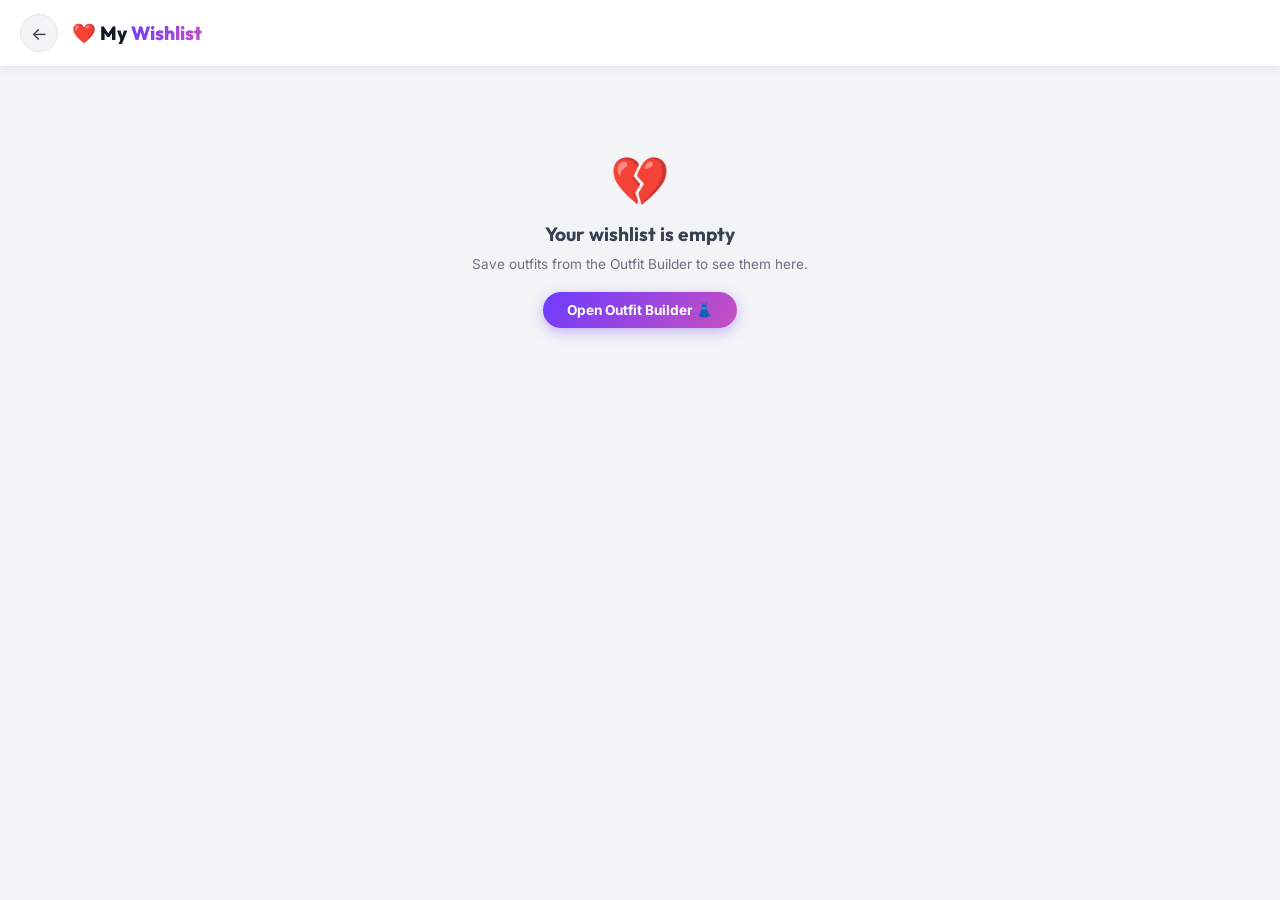
<file: wishlist.html>
<!DOCTYPE html>
<html lang="en">
<head>
  <meta charset="UTF-8"/>
  <meta name="viewport" content="width=device-width, initial-scale=1.0"/>
  <title>Wishlist — StyleHub</title>
  <link rel="preconnect" href="https://fonts.googleapis.com"/>
  <link href="https://fonts.googleapis.com/css2?family=Outfit:wght@400;600;700;800&family=Inter:wght@300;400;500;600&display=swap" rel="stylesheet"/>
  <style>
    *,*::before,*::after{box-sizing:border-box;margin:0;padding:0}
    :root{--primary:#6C3BFF;--grad:linear-gradient(135deg,#6C3BFF,#C850C0);--bg:#f3f4f6;--surface:#fff;--border:#e5e7eb;--text:#111827;--text2:#374151;--text3:#6b7280;--radius:16px;--font-head:'Outfit',sans-serif;--font-body:'Inter',sans-serif;}
    body{font-family:var(--font-body);background:var(--bg);color:var(--text);min-height:100vh;}
    .page-header{background:var(--surface);border-bottom:1px solid var(--border);padding:14px 20px;display:flex;align-items:center;gap:14px;position:sticky;top:0;z-index:100;box-shadow:0 2px 8px rgba(0,0,0,.06);}
    .back-btn{width:38px;height:38px;border-radius:50%;background:var(--bg);border:1px solid var(--border);display:flex;align-items:center;justify-content:center;text-decoration:none;color:var(--text2);font-size:1.1rem;}
    .page-title{font-family:var(--font-head);font-size:1.2rem;font-weight:800;}
    .page-title span{background:var(--grad);-webkit-background-clip:text;-webkit-text-fill-color:transparent;background-clip:text;}
    .container{max-width:900px;margin:0 auto;padding:24px 16px;}
    .empty{text-align:center;padding:60px 20px;color:var(--text3);}
    .empty-icon{font-size:3rem;margin-bottom:12px;}
    .empty h3{font-family:var(--font-head);font-size:1.2rem;font-weight:700;margin-bottom:8px;color:var(--text2);}
    .empty p{font-size:.85rem;line-height:1.6;}
    .go-btn{display:inline-block;margin-top:16px;padding:10px 24px;border-radius:999px;background:var(--grad);color:#fff;font-size:.85rem;font-weight:700;text-decoration:none;box-shadow:0 4px 14px rgba(108,59,255,.35);}
    .section-title{font-family:var(--font-head);font-size:1.1rem;font-weight:800;margin-bottom:16px;color:var(--text);}
    .outfit-grid{display:grid;grid-template-columns:repeat(auto-fill,minmax(260px,1fr));gap:16px;margin-bottom:32px;}
    .outfit-saved{background:var(--surface);border:1px solid var(--border);border-radius:var(--radius);padding:18px;}
    .outfit-saved-top{display:flex;justify-content:space-between;align-items:center;margin-bottom:12px;}
    .outfit-saved-date{font-size:.72rem;color:var(--text3);}
    .outfit-score{font-family:var(--font-head);font-size:1.1rem;font-weight:800;background:var(--grad);-webkit-background-clip:text;-webkit-text-fill-color:transparent;background-clip:text;}
    .outfit-pieces{display:flex;flex-wrap:wrap;gap:6px;margin-bottom:10px;}
    .outfit-piece{padding:4px 10px;background:#f0ebff;border-radius:999px;font-size:.72rem;font-weight:600;color:var(--primary);}
    .del-btn{padding:6px 14px;border-radius:999px;background:var(--bg);border:1px solid var(--border);font-size:.72rem;font-weight:600;color:#ef4444;cursor:pointer;font-family:var(--font-body);}
    .del-btn:hover{background:#fff1f1;border-color:#ef4444;}
    .clear-btn{padding:8px 20px;border-radius:999px;background:var(--bg);border:1.5px solid var(--border);font-size:.8rem;font-weight:600;color:var(--text2);cursor:pointer;font-family:var(--font-body);margin-bottom:20px;}
    .clear-btn:hover{border-color:#ef4444;color:#ef4444;}
  </style>
</head>
<body>
  <header class="page-header">
    <a href="index.html" class="back-btn">←</a>
    <div class="page-title">❤️ My <span>Wishlist</span></div>
  </header>
  <div class="container" id="container"></div>
  <script>
    function render(){
      const outfits=JSON.parse(localStorage.getItem('sh_outfits')||'[]');
      const c=document.getElementById('container');
      if(!outfits.length){
        c.innerHTML=`<div class="empty"><div class="empty-icon">💔</div><h3>Your wishlist is empty</h3><p>Save outfits from the Outfit Builder to see them here.</p><a href="outfit-builder.html" class="go-btn">Open Outfit Builder 👗</a></div>`;
        return;
      }
      c.innerHTML=`<div class="section-title">Saved Outfits (${outfits.length})</div><button class="clear-btn" onclick="clearAll()">Clear All</button><div class="outfit-grid" id="grid"></div>`;
      const grid=document.getElementById('grid');
      outfits.forEach((o,i)=>{
        const pieces=Object.entries(o.outfit).map(([k,v])=>`<span class="outfit-piece">${v}</span>`).join('');
        const div=document.createElement('div');
        div.className='outfit-saved';
        div.innerHTML=`<div class="outfit-saved-top"><span class="outfit-saved-date">📅 ${o.date}</span><span class="outfit-score">Score: ${o.score}</span></div><div class="outfit-pieces">${pieces}</div><button class="del-btn" onclick="deleteOutfit(${i})">Remove ✕</button>`;
        grid.appendChild(div);
      });
    }
    function deleteOutfit(i){
      const outfits=JSON.parse(localStorage.getItem('sh_outfits')||'[]');
      outfits.splice(i,1);
      localStorage.setItem('sh_outfits',JSON.stringify(outfits));
      render();
    }
    function clearAll(){if(confirm('Clear all saved outfits?')){localStorage.removeItem('sh_outfits');render();}}
    render();
  </script>
</body>
</html>
</file>
